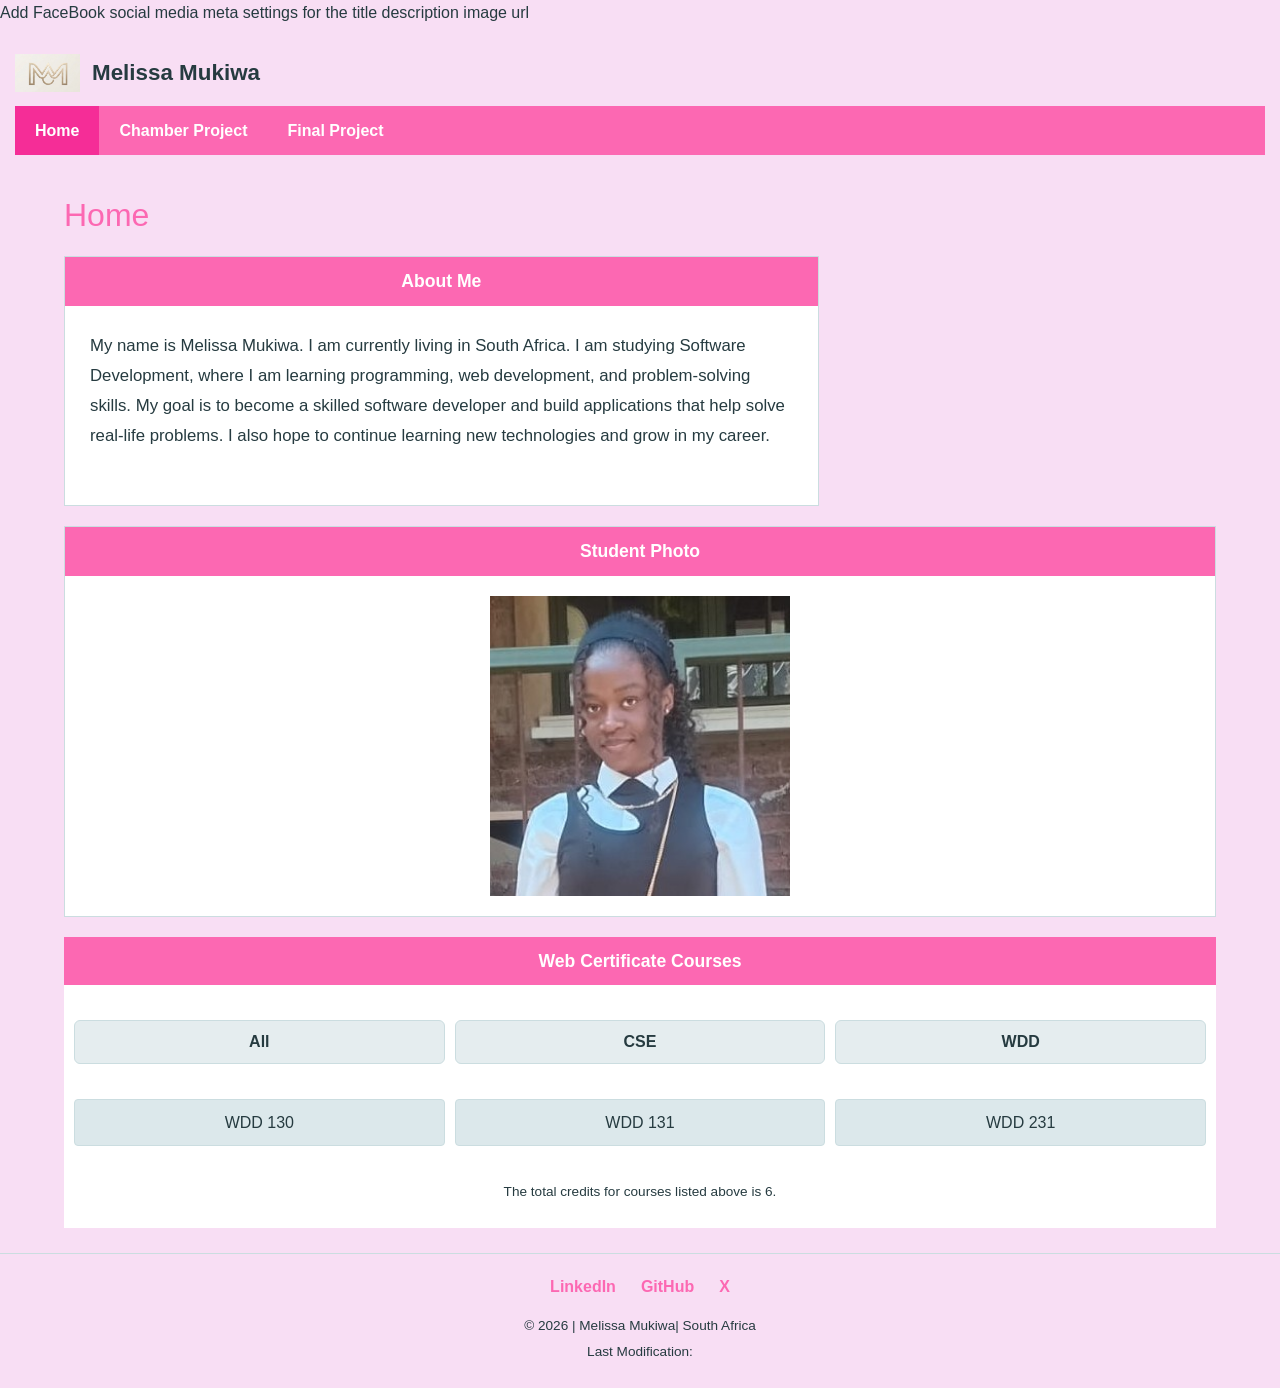
<file: index.html>
<!DOCTYPE html>
<html lang="en">
<head>
    <meta charset="UTF-8">
    <meta name="viewport" content="width=device-width, initial-scale=1.0">
    <title>WDD 231 - Web Fronted Development - Melissa</title>
    <meta name="description" content="Explore my student portfolio, learn about me, view my web development projects, and discover my progress in the Web and Computer Programming certificate.">
    <meta name="author" content="Melissa">
Add FaceBook social media meta settings for the
title
description
image
url    <link rel="stylesheet" href="styles/small.css">
    <link rel="stylesheet" href="styles/large.css">
    
    <link rel="preconnect" href="https://fonts.googleapis.com">
    <link rel="preconnect" href="https://fonts.gstatic.com" crossorigin>
    <link href="https://fonts.googleapis.com/css2?family=Montserrat:wght@600;700&family=Open+Sans:wght@400;600&display=swap" rel="stylesheet">


    <script src="scripts/main.js" defer></script>




</head>
<body>
    <header>
    <div class="header-container">
        <div class="logo">
            <img src="images/logo.jpg" alt="Site Logo">
            <span>Melissa Mukiwa</span>
        </div>

        <input type="checkbox" id="menu-toggle">

        <label for="menu-toggle" class="menu-button">
            ☰
        </label>

        <nav>
            <a href="index.html" class="active">Home</a>
            <a href="chamber.html">Chamber Project</a>
            <a href="final.html">Final Project</a>
        </nav>
    </div>
    </header>

    <main class="container">

        <h1>Home</h1>

        <section class="about-section">

            <div class="about-card">
                <h2>About Me</h2>
                    <p>My name is Melissa Mukiwa. I am currently living in South Africa. I am studying Software Development, where I am learning programming, web development, and problem-solving skills.
                    My goal is to become a skilled software developer and build applications that help solve real-life problems. I also hope to continue learning new technologies and grow in my career.</p>

            </div>
        </section>

        <section class="photo-section">  

            <div class="photo-card">
                <h2>Student Photo</h2>
                <img src="images/student.jpg" alt="Student photo">
            </div>

        </section>

        <section class="courses">
            <h2>Web Certificate Courses</h2>

            <div class="course-filters">
                <button>All</button>
                <button>CSE</button>
                <button>WDD</button>
            </div>

            <div class="course-list">
                <div class="course-card">WDD 130</div>
                <div class="course-card">WDD 131</div>
                <div class="course-card">WDD 231</div>
            </div>

            <p class="credits">
                The total credits for courses listed above is 6.
            </p>
        </section>

    </main>

    <footer>
        <div class="social-links">
            <a href="https://linkedin.com/in/melissamukiwa" target="_blank" rel="noopener noreferrer">LinkedIn</a>
            <a href="https://github.com/melissamukiwa" target="_blank" rel="noopener noreferrer">GitHub</a>
            <a href="https://twitter.com/melissamukiwa" target="_blank" rel="noopener noreferrer">X</a>
        </div>

        <p>&copy; 2026 | Melissa Mukiwa| South Africa</p>
        <p>Last Modification: <span id="lastModified"></span></p>
    </footer>
</body>
</html>
</file>
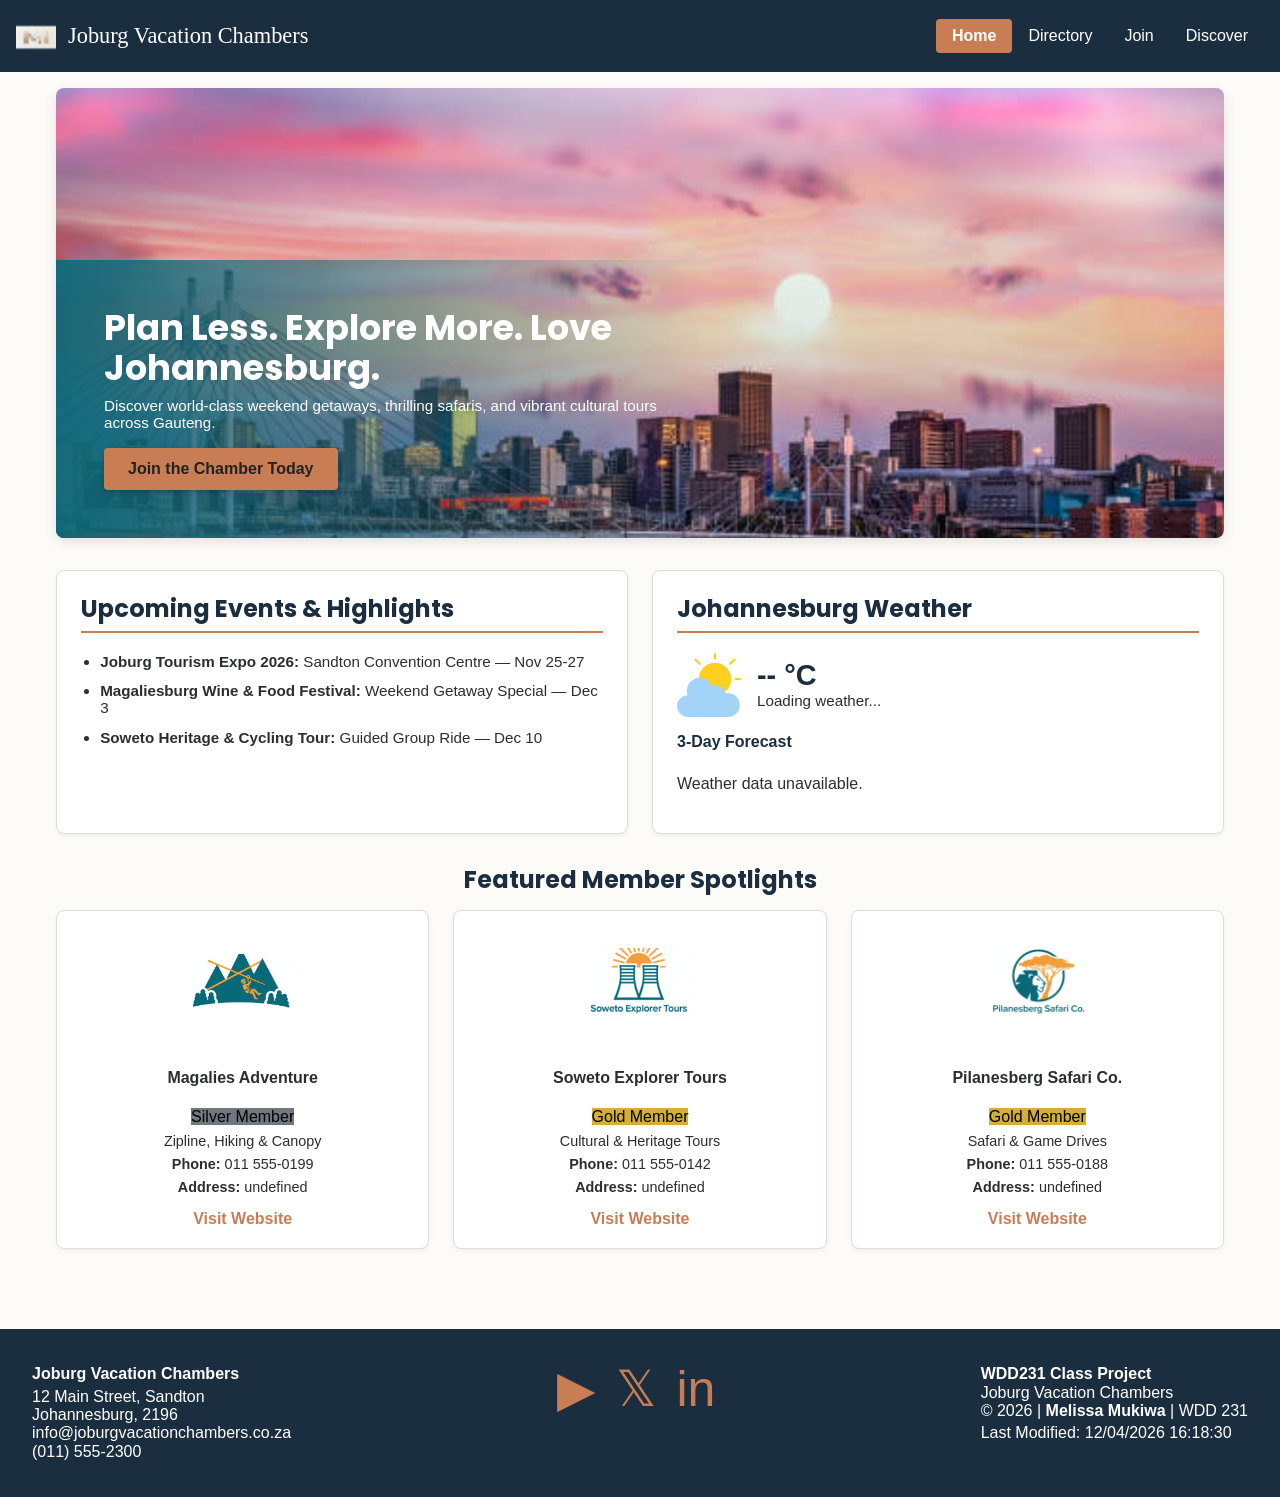
<file: chamber/index.html>
<!DOCTYPE html>
<html lang="en">
<head>
    <meta charset="UTF-8">
    <meta name="viewport" content="width=device-width, initial-scale=1.0">
    <title>Directory | Joburg Vacation Chambers</title>
    <meta name="description" content="Plan less, explore more! Book family trips, safaris & Soweto tours in Johannesburg with Joburg Vacation Chambers today." />    
    <meta name="author" content="Melissa Mukiwa">
    <link rel="icon" href="images/favicon.ico">

    <meta property="og:title" content="Joburg Vacation Chambers | Vacation Planning in Johannesburg" />
    <meta property="og:description" content="Plan less, explore more! Book family trips, safaris & Soweto tours in Johannesburg with Joburg Vacation Chambers today." />
    <meta property="og:url" content="https://www.joburgvacationchambers.co.za/" />
    <meta property="og:image" content="https://mukiwamelissa.github.io/wdd231/chamber/images/joburg-vacation-chambers-og.png" />

    <link rel="preconnect" href="https://fonts.googleapis.com">
    <link rel="preconnect" href="https://fonts.gstatic.com" crossorigin>
    <link href="https://fonts.googleapis.com/css2?family=Inter:wght@400;500;600&family=Poppins:wght@600;700&display=swap" rel="stylesheet">

    <link rel="stylesheet" href="styles/normalize.css">
    <link rel="stylesheet" href="styles/small.css">
    <link rel="stylesheet" href="styles/large.css">

    <script src="scripts/home.js" defer></script>
    <script src="scripts/dates.js" defer></script>
</head>

<body>

  <header>
    <div class="header-brand">
      <img src="images/favicon.ico" alt="Chamber Logo" class="logo">
      <p>Joburg Vacation Chambers</p>
    </div>

    <button id="hamburger-menu" aria-label="Toggle Navigation Menu">&#9776;</button>
    
    <nav id="primary-nav">
      <ul>
        <li><a href="index.html" class="active">Home</a></li>
        <li><a href="directory.html">Directory</a></li>
        <li><a href="join.html">Join</a></li>
        <li><a href="discover.html">Discover</a></li>
      </ul>
    </nav>
  </header>
  <main class="home-main">
    
    <section class="hero">
      <img src="images/hero-joburg.jpg" alt="Johannesburg Skyline and Safari Sunset" class="hero-image" width="1200" height="600">
      <div class="hero-content">
        <h1>Plan Less. Explore More. Love Johannesburg.</h1>
        <p>Discover world-class weekend getaways, thrilling safaris, and vibrant cultural tours across Gauteng.</p>
        <a href="join.html" class="cta-button">Join the Chamber Today</a>
      </div>
    </section>

    <div class="home-grid">
      
      <section class="card events-card">
        <h2>Upcoming Events & Highlights</h2>
        <ul>
          <li><strong>Joburg Tourism Expo 2026:</strong> Sandton Convention Centre — Nov 25-27</li>
          <li><strong>Magaliesburg Wine & Food Festival:</strong> Weekend Getaway Special — Dec 3</li>
          <li><strong>Soweto Heritage & Cycling Tour:</strong> Guided Group Ride — Dec 10</li>
        </ul>
      </section>

      <section class="card weather-card">
        <h2>Johannesburg Weather</h2>
        <div id="current-weather">
          <img id="weather-icon" src="images/weathericon.jpg" alt="Weather Icon">
          <div>
            <p id="temp-value">-- &deg;C</p>
            <p id="weather-desc">Loading weather...</p>
          </div>
        </div>
        <div class="forecast-container">
          <h3>3-Day Forecast</h3>
          <div id="forecast-list">
          </div>
        </div>
      </section>

    </div>

    <section class="spotlights-section">
      <h2>Featured Member Spotlights</h2>
      <div id="spotlights-container" class="spotlights-grid">
      </div>
    </section>

  </main>

  <footer>
    <div class="footer-contact">
        <p><strong>Joburg Vacation Chambers</strong></p>
        <p>12 Main Street, Sandton<br>Johannesburg, 2196<br>info@joburgvacationchambers.co.za<br>(011) 555-2300</p>
    </div>
    <div class="socials">
        <a href="https://www.youtube.com" title="YouTube">▶</a>
        <a href="https://twitter.com" title="Twitter">𝕏</a>
        <a href="https://www.linkedin.com" title="LinkedIn">in</a>
  </div>
    <div class="footer-dev">
        <p><b>WDD231 Class Project</b><br>Joburg Vacation Chambers<br> &copy; <span id="currentyear"></span> | <strong>Melissa Mukiwa</strong> | WDD 231</p>
        <p>Last Modified: <span id="lastModified"></span></p>
    </div>

  </footer>
</body>
</html>
</file>
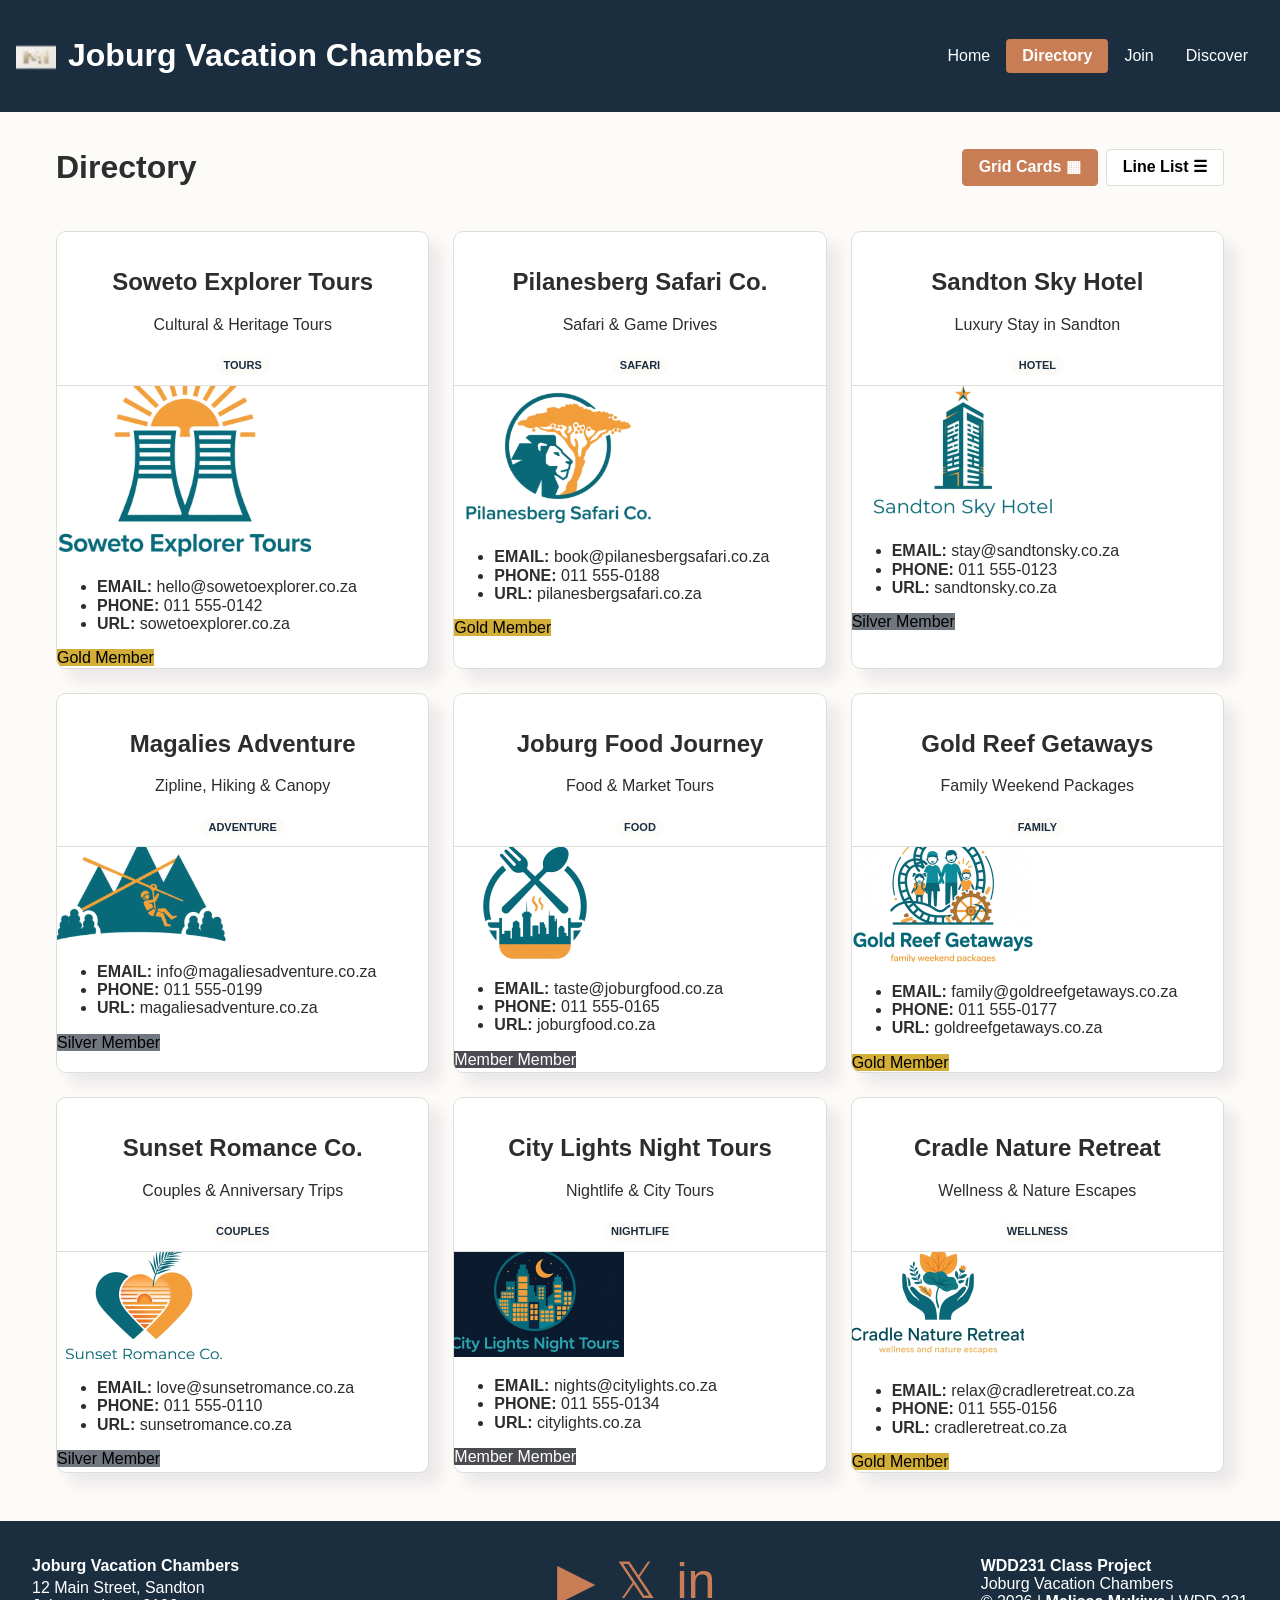
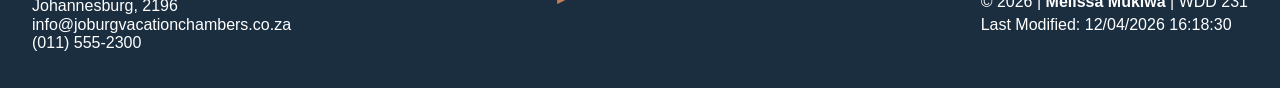
<file: chamber/directory.html>
<!DOCTYPE html>
<html lang="en">
<head>
    <meta charset="UTF-8">
    <meta name="viewport" content="width=device-width, initial-scale=1.0">
    <title>Directory | Joburg Vacation Chambers</title>
    <meta name="description" content="Plan less, explore more! Book family trips, safaris & Soweto tours in Johannesburg with Joburg Vacation Chambers today." />    
    <meta name="author" content="Melissa Mukiwa">
    <link rel="icon" href="images/favicon.ico">

    <meta property="og:title" content="Joburg Vacation Chambers | Vacation Planning in Johannesburg" />
    <meta property="og:description" content="Plan less, explore more! Book family trips, safaris & Soweto tours in Johannesburg with Joburg Vacation Chambers today." />
    <meta property="og:url" content="https://www.joburgvacationchambers.co.za/" />
    <meta property="og:image" content="https://mukiwamelissa.github.io/wdd231/chamber/images/joburg-vacation-chambers-og.png" />

    <link rel="preconnect" href="https://fonts.googleapis.com">
    <link rel="preconnect" href="https://fonts.gstatic.com" crossorigin>
    <link href="https://fonts.googleapis.com/css2?family=Inter:wght@400;500;600&family=Poppins:wght@600;700&display=swap" rel="stylesheet">

    <link rel="stylesheet" href="styles/normalize.css">
    <link rel="stylesheet" href="styles/small.css">
    <link rel="stylesheet" href="styles/large.css">

    <script src="scripts/directory.js" defer></script>
    <script src="scripts/dates.js" defer></script>
</head>
<body>

  <header>
    <div class="header-brand">
      <img src="images/favicon.ico" alt="Chamber Logo" class="logo">
      <h1>Joburg Vacation Chambers</h1>
    </div>
    <button id="hamburger-menu" aria-label="Toggle Navigation Menu">&#9776;</button>
    <nav id="primary-nav">
      <ul>
        <li><a href="index.html">Home</a></li>
        <li><a href="directory.html" class="active">Directory</a></li>
        <li><a href="join.html">Join</a></li>
        <li><a href="discover.html">Discover</a></li>
      </ul>
    </nav>
  </header>

  <main>
    <div class="directory-header">
      <h1>Directory</h1>
      <div class="view-toggle">
        <button id="grid-view" class="active-view" aria-label="Grid View">Grid Cards &#9638;</button>
        <button id="list-view" aria-label="List View">Line List &#9776;</button>
      </div>
    </div>

    <article id="members-container" class="grid-layout">
    </article>
  </main>

  <footer>
    <div class="footer-contact">
        <p><strong>Joburg Vacation Chambers</strong></p>
        <p>12 Main Street, Sandton<br>Johannesburg, 2196<br>info@joburgvacationchambers.co.za<br>(011) 555-2300</p>
    </div>
    <div class="socials">
        <a href="https://www.youtube.com" title="YouTube">▶</a>
        <a href="https://twitter.com" title="Twitter">𝕏</a>
        <a href="https://www.linkedin.com" title="LinkedIn">in</a>
  </div>
    <div class="footer-dev">
        <p><b>WDD231 Class Project</b><br>Joburg Vacation Chambers<br> &copy; <span id="currentyear"></span> | <strong>Melissa Mukiwa</strong> | WDD 231</p>
        <p>Last Modified: <span id="lastModified"></span></p>
    </div>
  </footer>

</body>
</html>
</file>
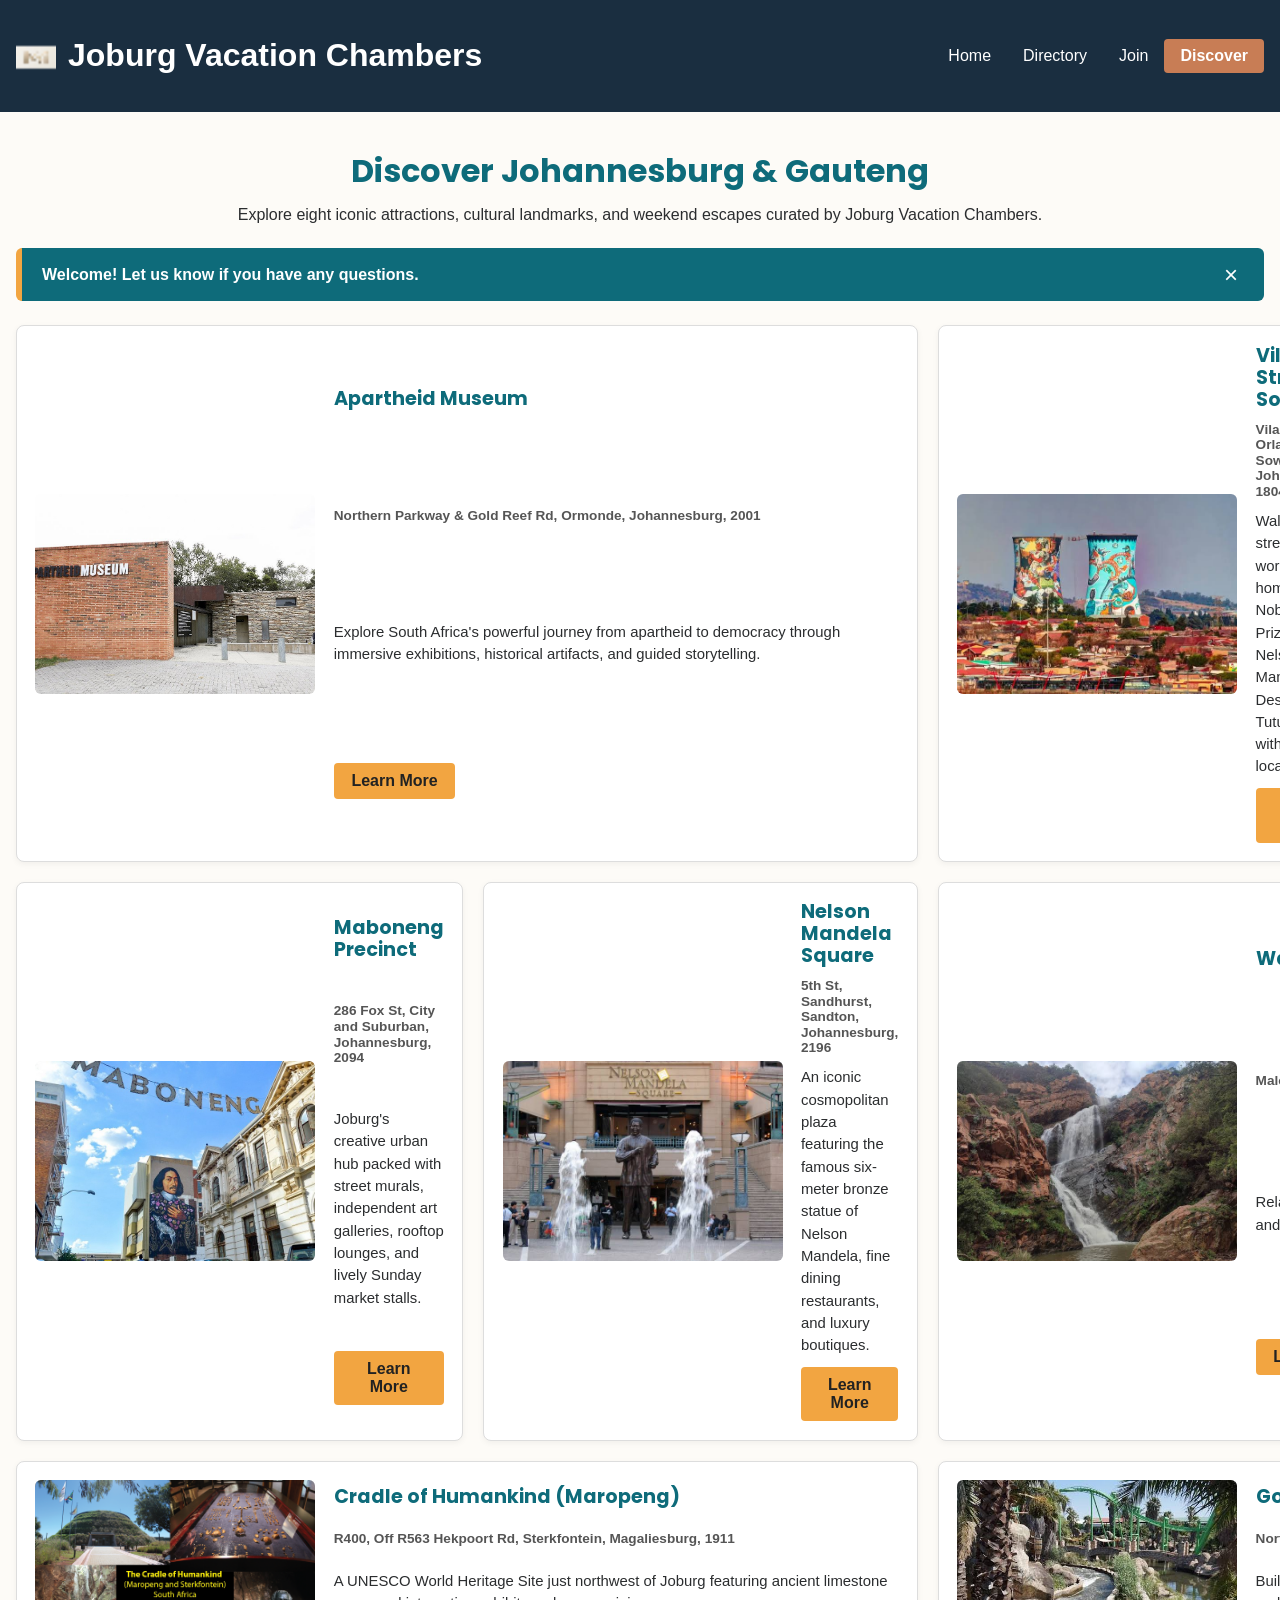
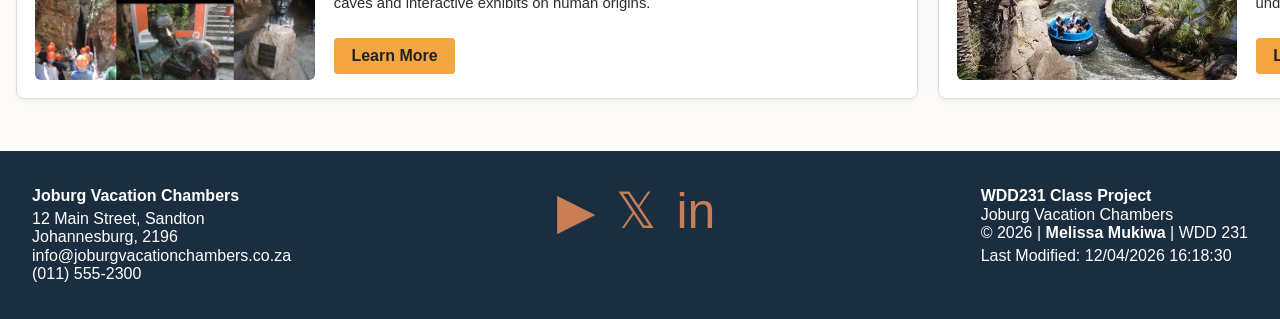
<file: chamber/discover.html>
<!DOCTYPE html>
<html lang="en">
<head>
  <meta charset="UTF-8">
  <meta name="viewport" content="width=device-width, initial-scale=1.0">
  <title>Joburg Vacation Chambers - Discover Johannesburg</title>
  <meta name="description" content="Discover 8 must-visit landmarks, cultural hubs, and weekend attractions in and around Johannesburg with Joburg Vacation Chambers.">
  <meta name="author" content="Your Full Name">

  <link rel="icon" href="images/favicon.ico">

  <meta property="og:title" content="Joburg Vacation Chambers | Vacation Planning in Johannesburg" />
  <meta property="og:description" content="Plan less, explore more! Book family trips, safaris & Soweto tours in Johannesburg with Joburg Vacation Chambers today." />
  <meta property="og:url" content="https://www.joburgvacationchambers.co.za/" />
  <meta property="og:image" content="https://mukiwamelissa.github.io/wdd231/chamber/images/joburg-vacation-chambers-og.png" />

  <link rel="preconnect" href="https://fonts.googleapis.com">
  <link rel="preconnect" href="https://fonts.gstatic.com" crossorigin>
  <link href="https://fonts.googleapis.com/css2?family=Inter:wght@400;500;600&family=Poppins:wght@600;700&display=swap" rel="stylesheet">

  <link rel="stylesheet" href="styles/normalize.css">
  <link rel="stylesheet" href="styles/small.css">
  <link rel="stylesheet" href="styles/medium.css">
  <link rel="stylesheet" href="styles/large.css">


  <script type="module" src="scripts/discover.js"></script>
  <script src="scripts/dates.js" defer></script>
</head>
<body>

  <header>
    <div class="header-brand">
      <img src="images/favicon.ico" alt="Chambers Logo" class="logo">
      <h1>Joburg Vacation Chambers</h1>
    </div>
    <button id="hamburger-menu" aria-label="Toggle Navigation Menu">&#9776;</button>
    <nav id="primary-nav">
      <ul>
        <li><a href="index.html">Home</a></li>
        <li><a href="directory.html">Directory</a></li>
        <li><a href="join.html">Join</a></li>
        <li><a href="discover.html" class="active">Discover</a></li>
      </ul>
    </nav>
  </header>

  <main class="discover-main">
    <div class="page-intro">
      <h1>Discover Johannesburg &amp; Gauteng</h1>
      <p>Explore eight iconic attractions, cultural landmarks, and weekend escapes curated by Joburg Vacation Chambers.</p>
    </div>

    <aside id="visit-banner" class="visit-banner" aria-live="polite">
      <p id="visit-message">Welcome</p>
      <button type="button" id="close-banner" aria-label="Dismiss message">&times;</button>
    </aside>

    <section id="discover-grid" class="discover-grid" aria-label="Johannesburg Points of Interest">
    </section>

    <dialog id="attraction-modal" class="membership-modal">
      <div class="modal-content">
        <button type="button" id="close-attraction-modal" class="close-modal" aria-label="Close Modal">&times;</button>
        <h3 id="modal-title">Joburg Vacation Chambers</h3>
        <p class="modal-cost"><strong>Location:</strong> <span id="modal-address"></span></p>
        <p id="modal-description"></p>
        <a href="join.html" class="cta-button">Partner With Us</a>
      </div>
    </dialog>
  </main>

  <footer>
    <div class="footer-contact">
        <p><strong>Joburg Vacation Chambers</strong></p>
        <p>12 Main Street, Sandton<br>Johannesburg, 2196<br>info@joburgvacationchambers.co.za<br>(011) 555-2300</p>
    </div>
    <div class="socials">
        <a href="https://www.youtube.com" title="YouTube">▶</a>
        <a href="https://twitter.com" title="Twitter">𝕏</a>
        <a href="https://www.linkedin.com" title="LinkedIn">in</a>
  </div>
    <div class="footer-dev">
        <p><b>WDD231 Class Project</b><br>Joburg Vacation Chambers<br> &copy; <span id="currentyear"></span> | <strong>Melissa Mukiwa</strong> | WDD 231</p>
        <p>Last Modified: <span id="lastModified"></span></p>
    </div>

  </footer>

</body>
</html>
</file>
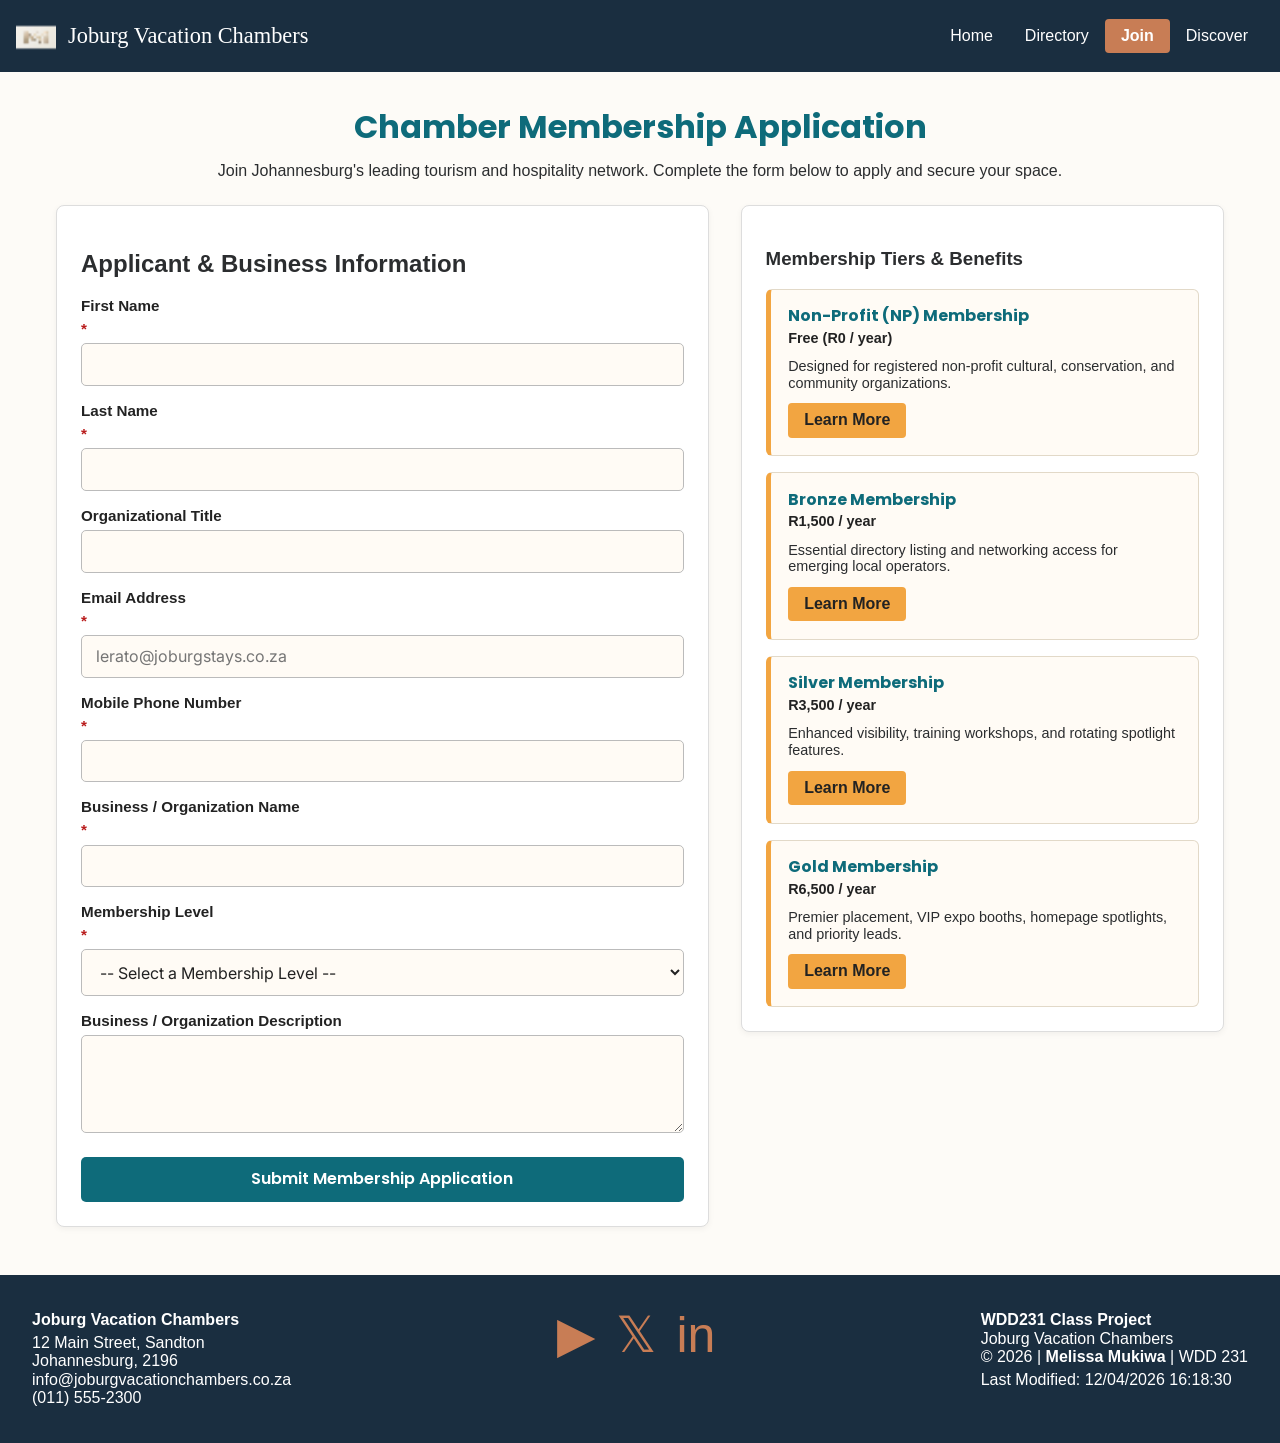
<file: chamber/join.html>
<!DOCTYPE html>
<html lang="en">
<head>
  <meta charset="UTF-8">
  <meta name="viewport" content="width=device-width, initial-scale=1.0">
  <title>Joburg Vacation Chambers - Join Us</title>
  <meta name="description" content="Apply for membership with our Chambers. Choose from Non-Profit, Bronze, Silver, or Gold membership tiers to grow your tourism business in Gauteng.">
  <meta name="author" content="Melissa Mukiwa">

  <link rel="icon" href="images/favicon.ico">

  <meta property="og:title" content="Joburg Vacation Chambers | Vacation Planning in Johannesburg" />
  <meta property="og:description" content="Plan less, explore more! Book family trips, safaris & Soweto tours in Johannesburg with Joburg Vacation Chambers today." />
  <meta property="og:url" content="https://www.joburgvacationchambers.co.za/" />
  <meta property="og:image" content="https://mukiwamelissa.github.io/wdd231/chamber/images/joburg-vacation-chambers-og.png" />

  <link rel="preconnect" href="https://fonts.googleapis.com">
  <link rel="preconnect" href="https://fonts.gstatic.com" crossorigin>
  <link href="https://fonts.googleapis.com/css2?family=Inter:wght@400;500;600&family=Poppins:wght@600;700&display=swap" rel="stylesheet">

  <link rel="stylesheet" href="styles/normalize.css">
  <link rel="stylesheet" href="styles/small.css">
  <link rel="stylesheet" href="styles/large.css">

  <script src="scripts/join.js" defer></script>
  <script src="scripts/dates.js" defer></script>
</head>

<body>

  <header>
    <div class="header-brand">
      <img src="images/favicon.ico" alt="Chamber Logo" class="logo">
      <p>Joburg Vacation Chambers</p>
    </div>

    <button id="hamburger-menu" aria-label="Toggle Navigation Menu">&#9776;</button>

    <nav id="primary-nav">
      <ul>
        <li><a href="index.html">Home</a></li>
        <li><a href="directory.html">Directory</a></li>
        <li><a href="join.html" class="active">Join</a></li>
        <li><a href="discover.html">Discover</a></li>
      </ul>
    </nav>
  </header>

  <main class="join-main">
    <div class="page-intro">
      <h1>Chamber Membership Application</h1>
      <p>Join Johannesburg's leading tourism and hospitality network. Complete the form below to apply and secure your space.</p>
    </div>

    <div class="join-layout">
      <section class="form-section">
        <h2>Applicant &amp; Business Information</h2>
        <form method="get" action="thankyou.html" class="chamber-form">
          
          <label title="Enter your legal first name">
            First Name <span class="req">*</span>
            <input type="text" name="firstName" title="Applicant's First Name" autocomplete="given-name" required>
          </label>

          <label title="Enter your legal last name">
            Last Name <span class="req">*</span>
            <input type="text" name="lastName" title="Applicant's Last Name" autocomplete="family-name" required>
          </label>

          <label title="Minimum 7 characters; letters, spaces, and hyphens only">
            Organizational Title
            <input type="text" name="orgTitle" title="Organizational Title (at least 7 characters using only letters, hyphens, and spaces)" autocomplete="organization-title" pattern="[A-Za-z\s\-]{7,}">
          </label>

          <label title="Enter a valid work or business email address">
            Email Address <span class="req">*</span>
            <input type="email" name="email" title="Business Email Address" autocomplete="email" placeholder="lerato@joburgstays.co.za" required>
          </label>

          <label title="Enter your mobile phone number">
            Mobile Phone Number <span class="req">*</span>
            <input type="tel" name="phone" title="Mobile Phone Number" autocomplete="tel" required>
          </label>

          <label title="Enter your business or organization name">
            Business / Organization Name <span class="req">*</span>
            <input type="text" name="orgName" title="Business or Organization Name" autocomplete="organization" required>
          </label>

          <label title="Choose your preferred chamber membership tier">
            Membership Level <span class="req">*</span>
            <select name="membership" title="Select Membership Level" required>
              <option value="" disabled selected>-- Select a Membership Level --</option>
              <option value="np">NP Membership (Non-Profit - No Fee)</option>
              <option value="bronze">Bronze Membership</option>
              <option value="silver">Silver Membership</option>
              <option value="gold">Gold Membership</option>
            </select>
          </label>

          <label title="Briefly describe your business, tours, or hospitality services">
            Business / Organization Description
            <textarea name="description" title="Business or Organization Description" rows="4"></textarea>
          </label>

          <!-- Hidden Timestamp Field -->
          <input type="hidden" name="timestamp" id="timestamp">

          <input type="submit" value="Submit Membership Application" class="submit-btn">
        </form>
      </section>

      <aside class="membership-cards-section">
        <h3>Membership Tiers &amp; Benefits</h3>
        <div class="membership-cards">
          
          <div class="tier-card card-anim-1">
            <h4>Non-Profit (NP) Membership</h4>
            <p class="tier-price">Free (R0 / year)</p>
            <p>Designed for registered non-profit cultural, conservation, and community organizations.</p>
            <button type="button" class="info-btn" data-modal="modal-np">Learn More</button>
          </div>

          <div class="tier-card card-anim-2">
            <h4>Bronze Membership</h4>
            <p class="tier-price">R1,500 / year</p>
            <p>Essential directory listing and networking access for emerging local operators.</p>
            <button type="button" class="info-btn" data-modal="modal-bronze">Learn More</button>
          </div>

          <div class="tier-card card-anim-3">
            <h4>Silver Membership</h4>
            <p class="tier-price">R3,500 / year</p>
            <p>Enhanced visibility, training workshops, and rotating spotlight features.</p>
            <button type="button" class="info-btn" data-modal="modal-silver">Learn More</button>
          </div>

          <div class="tier-card card-anim-4">
            <h4>Gold Membership</h4>
            <p class="tier-price">R6,500 / year</p>
            <p>Premier placement, VIP expo booths, homepage spotlights, and priority leads.</p>
            <button type="button" class="info-btn" data-modal="modal-gold">Learn More</button>
          </div>

        </div>
      </aside>
    </div>

    <!-- Modals for Membership Benefits -->
    <dialog id="modal-np" class="membership-modal">
      <div class="modal-content">
        <button type="button" class="close-modal" aria-label="Close Modal">&times;</button>
        <h3>Non-Profit (NP) Membership Benefits</h3>
        <p class="modal-cost">Annual Fee: <strong>R0 (Free for verified NPOs)</strong></p>
        <ul>
          <li>Standard listing in the Joburg Vacation Chambers online directory</li>
          <li>Invitations to quarterly community tourism &amp; heritage mixers</li>
          <li>Access to monthly Gauteng travel trend newsletters</li>
          <li>Ability to post community events on the chamber calendar</li>
        </ul>
      </div>
    </dialog>

    <dialog id="modal-bronze" class="membership-modal">
      <div class="modal-content">
        <button type="button" class="close-modal" aria-label="Close Modal">&times;</button>
        <h3>Bronze Membership Benefits</h3>
        <p class="modal-cost">Annual Fee: <strong>R1,500 / year</strong></p>
        <ul>
          <li>All Non-Profit Membership benefits included</li>
          <li>Enhanced directory card with logo, website link, and booking contact</li>
          <li>10% discount on Joburg Tourism Expo tickets and workshops</li>
          <li>Digital "Proud Member" badges for your website and social channels</li>
        </ul>
      </div>
    </dialog>

    <dialog id="modal-silver" class="membership-modal">
      <div class="modal-content">
        <button type="button" class="close-modal" aria-label="Close Modal">&times;</button>
        <h3>Silver Membership Benefits</h3>
        <p class="modal-cost">Annual Fee: <strong>R3,500 / year</strong></p>
        <ul>
          <li>All Bronze Membership benefits included</li>
          <li>Eligible for randomized Homepage Spotlight advertisements</li>
          <li>25% discount on annual tourism workshops and hospitality training</li>
          <li>Inclusion in seasonal travel guides (Family, Couples, and Safari itineraries)</li>
          <li>Two complimentary passes to quarterly networking luncheons</li>
        </ul>
      </div>
    </dialog>

    <dialog id="modal-gold" class="membership-modal">
      <div class="modal-content">
        <button type="button" class="close-modal" aria-label="Close Modal">&times;</button>
        <h3>Gold Membership Benefits</h3>
        <p class="modal-cost">Annual Fee: <strong>R6,500 / year</strong></p>
        <ul>
          <li>All Silver Membership benefits included</li>
          <li>Priority Homepage Spotlight placement &amp; featured package promotion</li>
          <li>Complimentary exhibition booth at the annual Joburg Tourism Expo</li>
          <li>50% discount on all staff hospitality &amp; digital marketing training</li>
          <li>Direct warm leads from the "Plan My Trip" custom itinerary builder</li>
        </ul>
      </div>
    </dialog>

  </main>

  <footer>
    <div class="footer-contact">
        <p><strong>Joburg Vacation Chambers</strong></p>
        <p>12 Main Street, Sandton<br>Johannesburg, 2196<br>info@joburgvacationchambers.co.za<br>(011) 555-2300</p>
    </div>
    <div class="socials">
        <a href="https://www.youtube.com" title="YouTube">▶</a>
        <a href="https://twitter.com" title="Twitter">𝕏</a>
        <a href="https://www.linkedin.com" title="LinkedIn">in</a>
  </div>
    <div class="footer-dev">
        <p><b>WDD231 Class Project</b><br>Joburg Vacation Chambers<br> &copy; <span id="currentyear"></span> | <strong>Melissa Mukiwa</strong> | WDD 231</p>
        <p>Last Modified: <span id="lastModified"></span></p>
    </div>

  </footer>

</body>
</html>
</file>
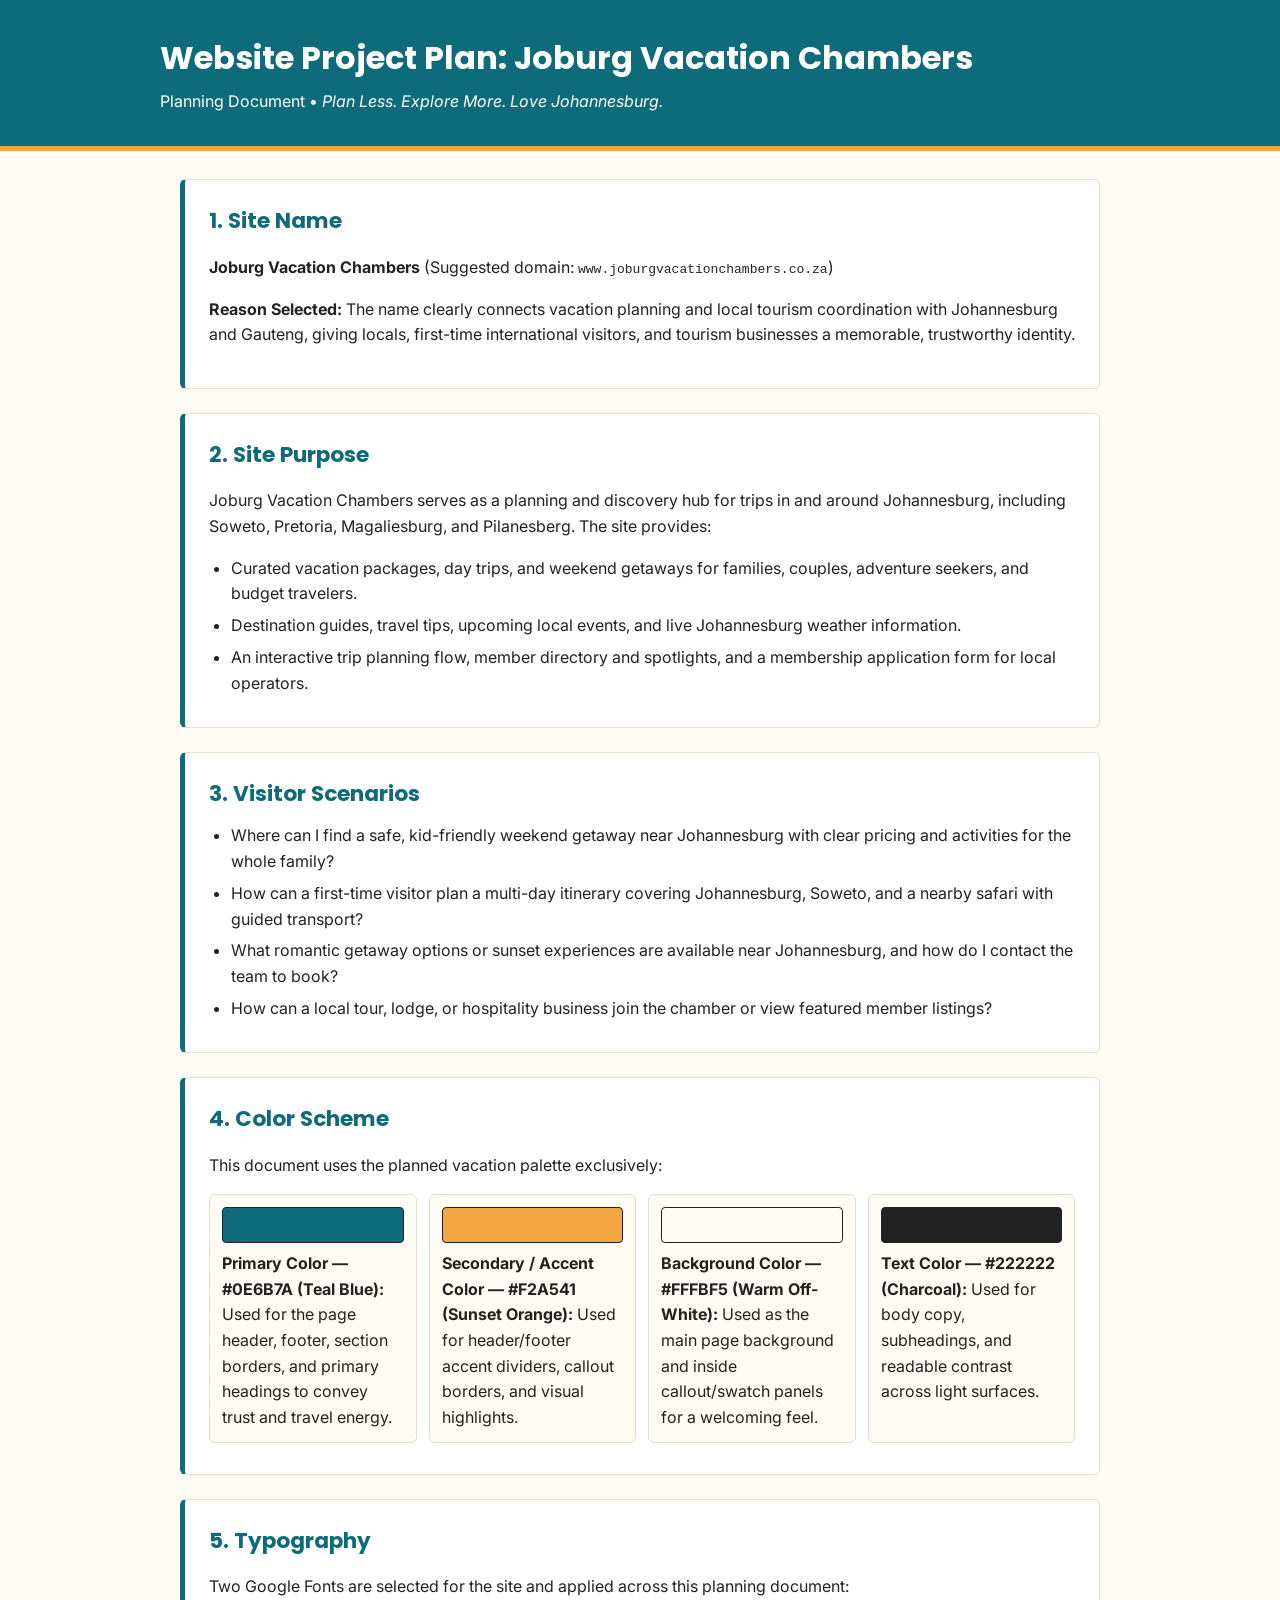
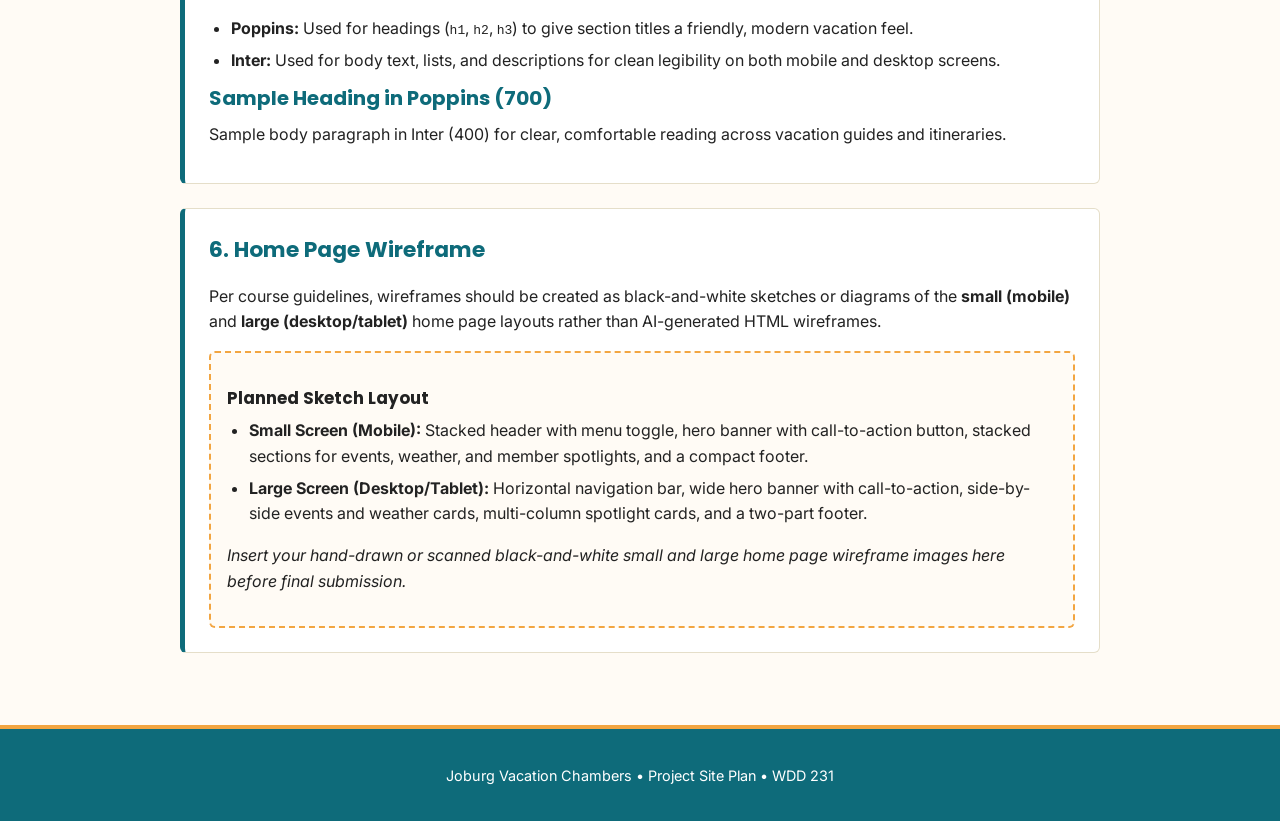
<file: chamber/site-plan.htm>
<!DOCTYPE html>
<html lang="en">
<head>
  <meta charset="UTF-8">
  <meta name="viewport" content="width=device-width, initial-scale=1.0">
  <title>Site Plan | Joburg Vacation Chambers</title>
  <meta name="description" content="Project site plan for Joburg Vacation Chambers outlining site name, purpose, visitor scenarios, color scheme, typography, and home page wireframes.">
  <meta name="author" content="Your Full Name">

  <!-- Google Fonts: Poppins & Inter -->
  <link rel="preconnect" href="https://fonts.googleapis.com">
  <link rel="preconnect" href="https://fonts.gstatic.com" crossorigin>
  <link href="https://fonts.googleapis.com/css2?family=Inter:wght@400;500;600&family=Poppins:wght@600;700&display=swap" rel="stylesheet">

  <style>
    /* Exclusive Site Plan Color Scheme & Typography */
    :root {
      --primary-teal: #0E6B7A;
      --accent-orange: #F2A541;
      --bg-warm: #FFFBF5;
      --surface-white: #FFFFFF;
      --text-charcoal: #222222;
      --border-soft: #E5DEC9;
      --heading-font: 'Poppins', sans-serif;
      --body-font: 'Inter', sans-serif;
    }

    * {
      box-sizing: border-box;
    }

    body {
      margin: 0;
      padding: 0;
      background-color: var(--bg-warm);
      color: var(--text-charcoal);
      font-family: var(--body-font);
      line-height: 1.6;
    }

    header {
      background-color: var(--primary-teal);
      color: var(--surface-white);
      padding: 2rem 1.25rem;
      border-bottom: 5px solid var(--accent-orange);
    }

    .container {
      max-width: 960px;
      margin: 0 auto;
    }

    header h1 {
      font-family: var(--heading-font);
      margin: 0 0 0.35rem 0;
      font-size: 2rem;
    }

    header p {
      margin: 0;
      font-size: 1rem;
    }

    main {
      padding: 1.75rem 1.25rem 3rem 1.25rem;
    }

    section {
      background-color: var(--surface-white);
      border: 1px solid var(--border-soft);
      border-left: 5px solid var(--primary-teal);
      border-radius: 6px;
      padding: 1.5rem;
      margin-bottom: 1.5rem;
    }

    section h2 {
      font-family: var(--heading-font);
      color: var(--primary-teal);
      margin: 0 0 0.75rem 0;
      font-size: 1.35rem;
    }

    section h3 {
      font-family: var(--heading-font);
      color: var(--text-charcoal);
      margin: 1rem 0 0.4rem 0;
      font-size: 1.05rem;
    }

    ul {
      margin: 0.4rem 0 0 0;
      padding-left: 1.35rem;
    }

    li {
      margin-bottom: 0.4rem;
    }

    .swatch-list {
      list-style: none;
      padding: 0;
      display: grid;
      grid-template-columns: repeat(auto-fit, minmax(200px, 1fr));
      gap: 0.75rem;
    }

    .swatch-item {
      border: 1px solid var(--border-soft);
      border-radius: 6px;
      padding: 0.75rem;
      background-color: var(--bg-warm);
    }

    .swatch-box {
      width: 100%;
      height: 36px;
      border-radius: 4px;
      border: 1px solid var(--text-charcoal);
      margin-bottom: 0.5rem;
    }

    .swatch-teal { background-color: var(--primary-teal); }
    .swatch-orange { background-color: var(--accent-orange); }
    .swatch-warm { background-color: var(--bg-warm); }
    .swatch-charcoal { background-color: var(--text-charcoal); }

    .sample-heading {
      font-family: var(--heading-font);
      color: var(--primary-teal);
      font-size: 1.25rem;
      font-weight: 700;
      margin: 0.5rem 0;
    }

    .sample-body {
      font-family: var(--body-font);
      color: var(--text-charcoal);
      font-size: 1rem;
      margin: 0.25rem 0 0.75rem 0;
    }

    .wireframe-note {
      background-color: var(--bg-warm);
      border: 2px dashed var(--accent-orange);
      border-radius: 6px;
      padding: 1rem;
      margin-top: 0.75rem;
    }

    footer {
      background-color: var(--primary-teal);
      color: var(--surface-white);
      text-align: center;
      padding: 1.25rem;
      border-top: 4px solid var(--accent-orange);
      font-size: 0.9rem;
    }
  </style>
</head>
<body>
  <header>
    <div class="container">
      <h1>Website Project Plan: Joburg Vacation Chambers</h1>
      <p>Planning Document &bull; <em>Plan Less. Explore More. Love Johannesburg.</em></p>
    </div>
  </header>

  <main class="container">
    <!-- 1. Site Name -->
    <section id="site-name">
      <h2>1. Site Name</h2>
      <p><strong>Joburg Vacation Chambers</strong> (Suggested domain: <code>www.joburgvacationchambers.co.za</code>)</p>
      <p><strong>Reason Selected:</strong> The name clearly connects vacation planning and local tourism coordination with Johannesburg and Gauteng, giving locals, first-time international visitors, and tourism businesses a memorable, trustworthy identity.</p>
    </section>

    <!-- 2. Site Purpose -->
    <section id="site-purpose">
      <h2>2. Site Purpose</h2>
      <p>Joburg Vacation Chambers serves as a planning and discovery hub for trips in and around Johannesburg, including Soweto, Pretoria, Magaliesburg, and Pilanesberg. The site provides:</p>
      <ul>
        <li>Curated vacation packages, day trips, and weekend getaways for families, couples, adventure seekers, and budget travelers.</li>
        <li>Destination guides, travel tips, upcoming local events, and live Johannesburg weather information.</li>
        <li>An interactive trip planning flow, member directory and spotlights, and a membership application form for local operators.</li>
      </ul>
    </section>

    <!-- 3. Scenarios -->
    <section id="scenarios">
      <h2>3. Visitor Scenarios</h2>
      <ul>
        <li>Where can I find a safe, kid-friendly weekend getaway near Johannesburg with clear pricing and activities for the whole family?</li>
        <li>How can a first-time visitor plan a multi-day itinerary covering Johannesburg, Soweto, and a nearby safari with guided transport?</li>
        <li>What romantic getaway options or sunset experiences are available near Johannesburg, and how do I contact the team to book?</li>
        <li>How can a local tour, lodge, or hospitality business join the chamber or view featured member listings?</li>
      </ul>
    </section>

    <!-- 4. Color Scheme -->
    <section id="color-scheme">
      <h2>4. Color Scheme</h2>
      <p>This document uses the planned vacation palette exclusively:</p>
      <ul class="swatch-list">
        <li class="swatch-item">
          <div class="swatch-box swatch-teal" aria-hidden="true"></div>
          <strong>Primary Color &mdash; #0E6B7A (Teal Blue):</strong> Used for the page header, footer, section borders, and primary headings to convey trust and travel energy.
        </li>
        <li class="swatch-item">
          <div class="swatch-box swatch-orange" aria-hidden="true"></div>
          <strong>Secondary / Accent Color &mdash; #F2A541 (Sunset Orange):</strong> Used for header/footer accent dividers, callout borders, and visual highlights.
        </li>
        <li class="swatch-item">
          <div class="swatch-box swatch-warm" aria-hidden="true"></div>
          <strong>Background Color &mdash; #FFFBF5 (Warm Off-White):</strong> Used as the main page background and inside callout/swatch panels for a welcoming feel.
        </li>
        <li class="swatch-item">
          <div class="swatch-box swatch-charcoal" aria-hidden="true"></div>
          <strong>Text Color &mdash; #222222 (Charcoal):</strong> Used for body copy, subheadings, and readable contrast across light surfaces.
        </li>
      </ul>
    </section>

    <!-- 5. Typography -->
    <section id="typography">
      <h2>5. Typography</h2>
      <p>Two Google Fonts are selected for the site and applied across this planning document:</p>
      <ul>
        <li><strong>Poppins:</strong> Used for headings (<code>h1</code>, <code>h2</code>, <code>h3</code>) to give section titles a friendly, modern vacation feel.</li>
        <li><strong>Inter:</strong> Used for body text, lists, and descriptions for clean legibility on both mobile and desktop screens.</li>
      </ul>
      <div class="sample-heading">Sample Heading in Poppins (700)</div>
      <p class="sample-body">Sample body paragraph in Inter (400) for clear, comfortable reading across vacation guides and itineraries.</p>
    </section>

    <section id="wireframe">
      <h2>6. Home Page Wireframe</h2>
      <p>Per course guidelines, wireframes should be created as black-and-white sketches or diagrams of the <strong>small (mobile)</strong> and <strong>large (desktop/tablet)</strong> home page layouts rather than AI-generated HTML wireframes.</p>
      <div class="wireframe-note">
        <h3>Planned Sketch Layout</h3>
        <ul>
          <li><strong>Small Screen (Mobile):</strong> Stacked header with menu toggle, hero banner with call-to-action button, stacked sections for events, weather, and member spotlights, and a compact footer.</li>
          <li><strong>Large Screen (Desktop/Tablet):</strong> Horizontal navigation bar, wide hero banner with call-to-action, side-by-side events and weather cards, multi-column spotlight cards, and a two-part footer.</li>
        </ul>
        <p><em>Insert your hand-drawn or scanned black-and-white small and large home page wireframe images here before final submission.</em></p>
      </div>
    </section>
  </main>

  <footer>
    <p>Joburg Vacation Chambers &bull; Project Site Plan &bull; WDD 231</p>
  </footer>
</body>
</html>
</file>
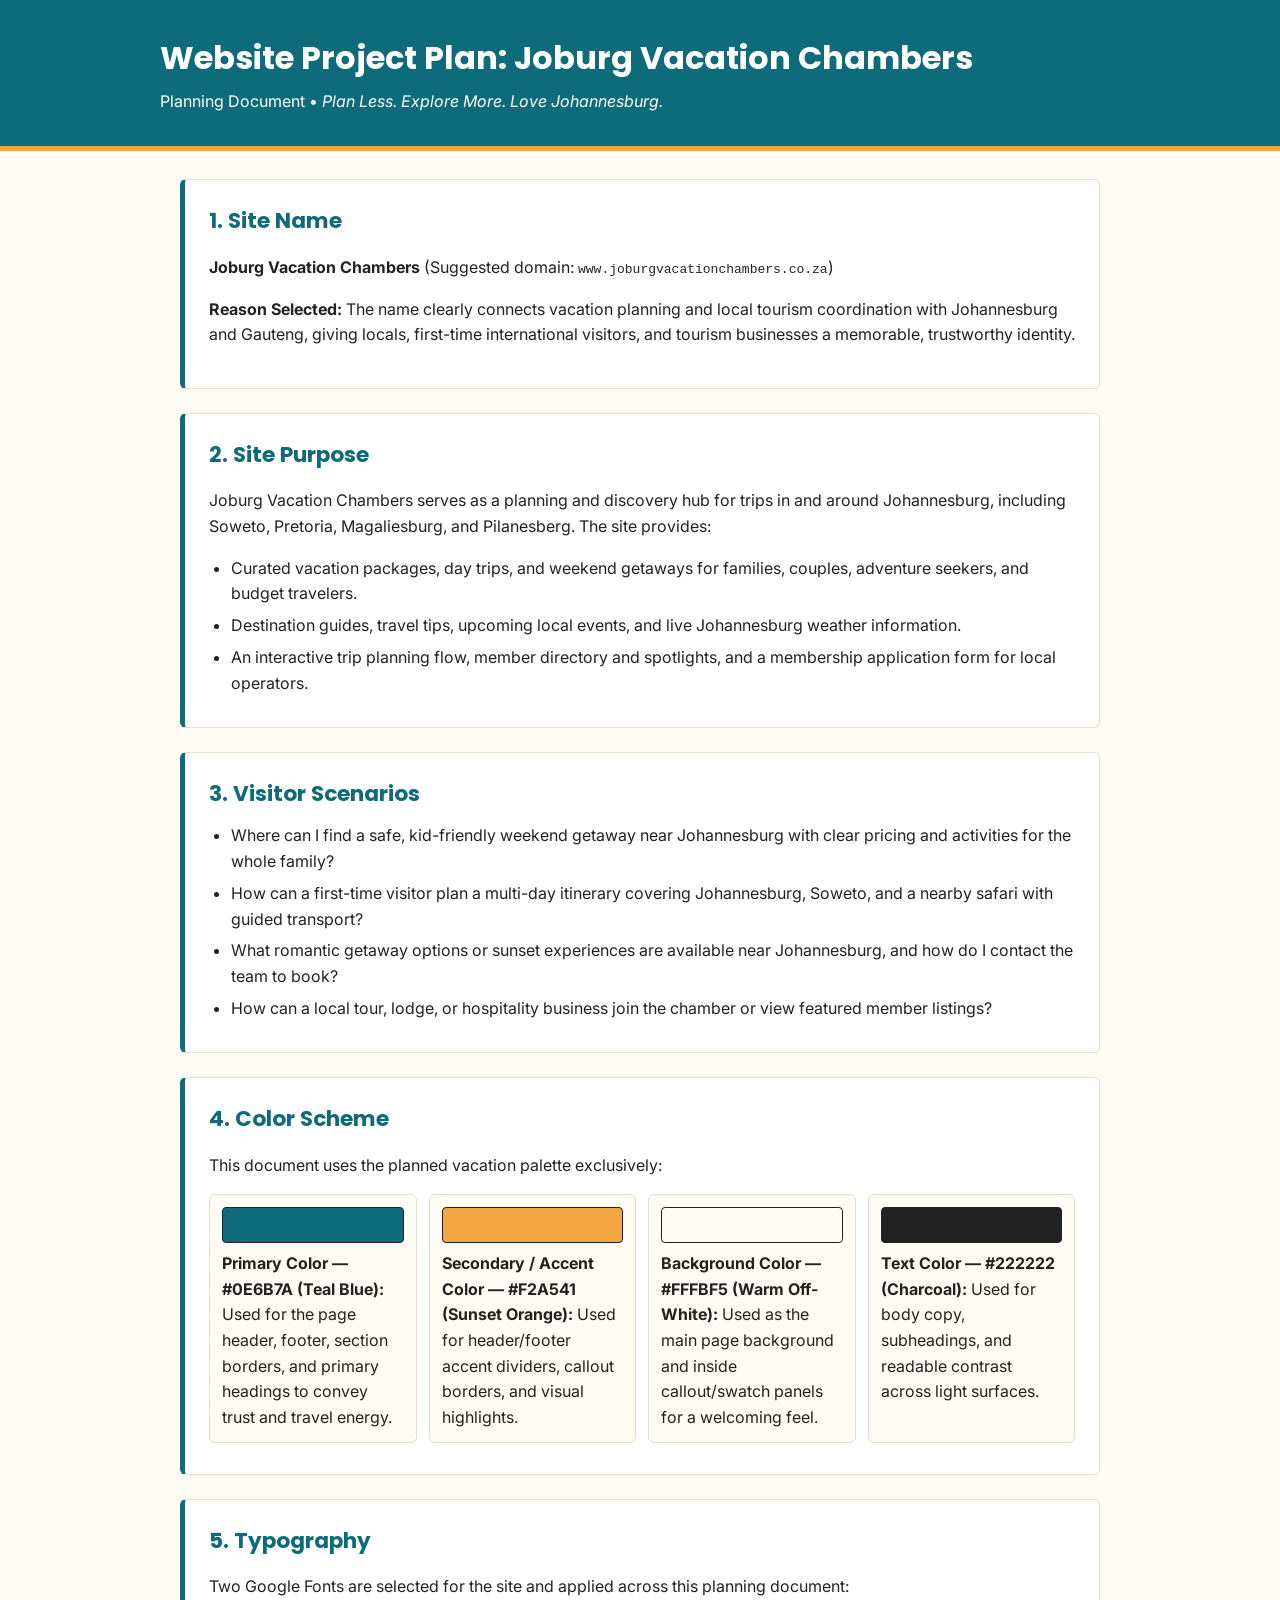
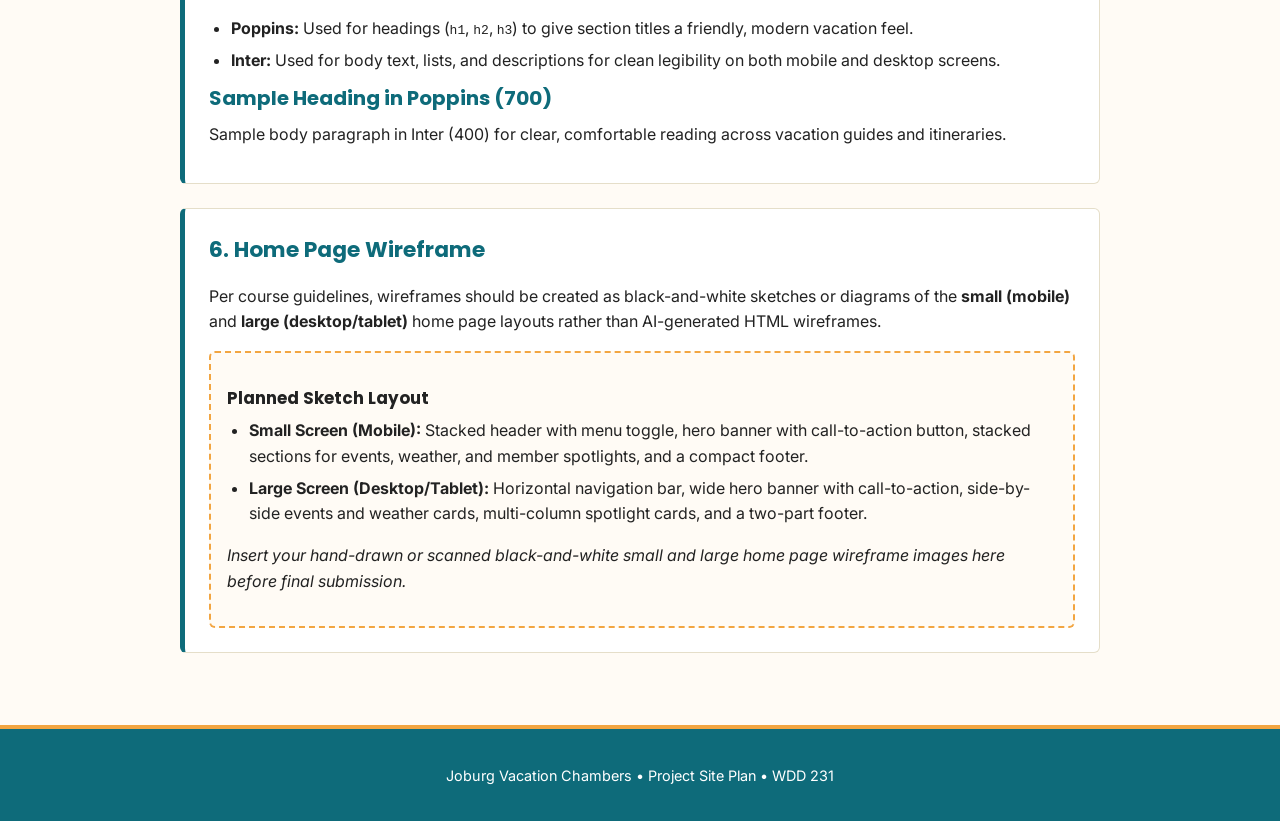
<file: chamber/site-plan.html>
<!DOCTYPE html>
<html lang="en">
<head>
  <meta charset="UTF-8">
  <meta name="viewport" content="width=device-width, initial-scale=1.0">
  <title>Site Plan | Joburg Vacation Chambers</title>
  <meta name="description" content="Project site plan for Joburg Vacation Chambers outlining site name, purpose, visitor scenarios, color scheme, typography, and home page wireframes.">
  <meta name="author" content="Your Full Name">

  <link rel="preconnect" href="https://fonts.googleapis.com">
  <link rel="preconnect" href="https://fonts.gstatic.com" crossorigin>
  <link href="https://fonts.googleapis.com/css2?family=Inter:wght@400;500;600&family=Poppins:wght@600;700&display=swap" rel="stylesheet">

  <style>
    :root {
      --primary-teal: #0E6B7A;
      --accent-orange: #F2A541;
      --bg-warm: #FFFBF5;
      --surface-white: #FFFFFF;
      --text-charcoal: #222222;
      --border-soft: #E5DEC9;
      --heading-font: 'Poppins', sans-serif;
      --body-font: 'Inter', sans-serif;
    }

    * {
      box-sizing: border-box;
    }

    body {
      margin: 0;
      padding: 0;
      background-color: var(--bg-warm);
      color: var(--text-charcoal);
      font-family: var(--body-font);
      line-height: 1.6;
    }

    header {
      background-color: var(--primary-teal);
      color: var(--surface-white);
      padding: 2rem 1.25rem;
      border-bottom: 5px solid var(--accent-orange);
    }

    .container {
      max-width: 960px;
      margin: 0 auto;
    }

    header h1 {
      font-family: var(--heading-font);
      margin: 0 0 0.35rem 0;
      font-size: 2rem;
    }

    header p {
      margin: 0;
      font-size: 1rem;
    }

    main {
      padding: 1.75rem 1.25rem 3rem 1.25rem;
    }

    section {
      background-color: var(--surface-white);
      border: 1px solid var(--border-soft);
      border-left: 5px solid var(--primary-teal);
      border-radius: 6px;
      padding: 1.5rem;
      margin-bottom: 1.5rem;
    }

    section h2 {
      font-family: var(--heading-font);
      color: var(--primary-teal);
      margin: 0 0 0.75rem 0;
      font-size: 1.35rem;
    }

    section h3 {
      font-family: var(--heading-font);
      color: var(--text-charcoal);
      margin: 1rem 0 0.4rem 0;
      font-size: 1.05rem;
    }

    ul {
      margin: 0.4rem 0 0 0;
      padding-left: 1.35rem;
    }

    li {
      margin-bottom: 0.4rem;
    }

    .swatch-list {
      list-style: none;
      padding: 0;
      display: grid;
      grid-template-columns: repeat(auto-fit, minmax(200px, 1fr));
      gap: 0.75rem;
    }

    .swatch-item {
      border: 1px solid var(--border-soft);
      border-radius: 6px;
      padding: 0.75rem;
      background-color: var(--bg-warm);
    }

    .swatch-box {
      width: 100%;
      height: 36px;
      border-radius: 4px;
      border: 1px solid var(--text-charcoal);
      margin-bottom: 0.5rem;
    }

    .swatch-teal { background-color: var(--primary-teal); }
    .swatch-orange { background-color: var(--accent-orange); }
    .swatch-warm { background-color: var(--bg-warm); }
    .swatch-charcoal { background-color: var(--text-charcoal); }

    .sample-heading {
      font-family: var(--heading-font);
      color: var(--primary-teal);
      font-size: 1.25rem;
      font-weight: 700;
      margin: 0.5rem 0;
    }

    .sample-body {
      font-family: var(--body-font);
      color: var(--text-charcoal);
      font-size: 1rem;
      margin: 0.25rem 0 0.75rem 0;
    }

    .wireframe-note {
      background-color: var(--bg-warm);
      border: 2px dashed var(--accent-orange);
      border-radius: 6px;
      padding: 1rem;
      margin-top: 0.75rem;
    }

    footer {
      background-color: var(--primary-teal);
      color: var(--surface-white);
      text-align: center;
      padding: 1.25rem;
      border-top: 4px solid var(--accent-orange);
      font-size: 0.9rem;
    }
  </style>
</head>
<body>
  <header>
    <div class="container">
      <h1>Website Project Plan: Joburg Vacation Chambers</h1>
      <p>Planning Document &bull; <em>Plan Less. Explore More. Love Johannesburg.</em></p>
    </div>
  </header>

  <main class="container">
    <section id="site-name">
      <h2>1. Site Name</h2>
      <p><strong>Joburg Vacation Chambers</strong> (Suggested domain: <code>www.joburgvacationchambers.co.za</code>)</p>
      <p><strong>Reason Selected:</strong> The name clearly connects vacation planning and local tourism coordination with Johannesburg and Gauteng, giving locals, first-time international visitors, and tourism businesses a memorable, trustworthy identity.</p>
    </section>

    <section id="site-purpose">
      <h2>2. Site Purpose</h2>
      <p>Joburg Vacation Chambers serves as a planning and discovery hub for trips in and around Johannesburg, including Soweto, Pretoria, Magaliesburg, and Pilanesberg. The site provides:</p>
      <ul>
        <li>Curated vacation packages, day trips, and weekend getaways for families, couples, adventure seekers, and budget travelers.</li>
        <li>Destination guides, travel tips, upcoming local events, and live Johannesburg weather information.</li>
        <li>An interactive trip planning flow, member directory and spotlights, and a membership application form for local operators.</li>
      </ul>
    </section>

    <section id="scenarios">
      <h2>3. Visitor Scenarios</h2>
      <ul>
        <li>Where can I find a safe, kid-friendly weekend getaway near Johannesburg with clear pricing and activities for the whole family?</li>
        <li>How can a first-time visitor plan a multi-day itinerary covering Johannesburg, Soweto, and a nearby safari with guided transport?</li>
        <li>What romantic getaway options or sunset experiences are available near Johannesburg, and how do I contact the team to book?</li>
        <li>How can a local tour, lodge, or hospitality business join the chamber or view featured member listings?</li>
      </ul>
    </section>

    <section id="color-scheme">
      <h2>4. Color Scheme</h2>
      <p>This document uses the planned vacation palette exclusively:</p>
      <ul class="swatch-list">
        <li class="swatch-item">
          <div class="swatch-box swatch-teal" aria-hidden="true"></div>
          <strong>Primary Color &mdash; #0E6B7A (Teal Blue):</strong> Used for the page header, footer, section borders, and primary headings to convey trust and travel energy.
        </li>
        <li class="swatch-item">
          <div class="swatch-box swatch-orange" aria-hidden="true"></div>
          <strong>Secondary / Accent Color &mdash; #F2A541 (Sunset Orange):</strong> Used for header/footer accent dividers, callout borders, and visual highlights.
        </li>
        <li class="swatch-item">
          <div class="swatch-box swatch-warm" aria-hidden="true"></div>
          <strong>Background Color &mdash; #FFFBF5 (Warm Off-White):</strong> Used as the main page background and inside callout/swatch panels for a welcoming feel.
        </li>
        <li class="swatch-item">
          <div class="swatch-box swatch-charcoal" aria-hidden="true"></div>
          <strong>Text Color &mdash; #222222 (Charcoal):</strong> Used for body copy, subheadings, and readable contrast across light surfaces.
        </li>
      </ul>
    </section>

    <section id="typography">
      <h2>5. Typography</h2>
      <p>Two Google Fonts are selected for the site and applied across this planning document:</p>
      <ul>
        <li><strong>Poppins:</strong> Used for headings (<code>h1</code>, <code>h2</code>, <code>h3</code>) to give section titles a friendly, modern vacation feel.</li>
        <li><strong>Inter:</strong> Used for body text, lists, and descriptions for clean legibility on both mobile and desktop screens.</li>
      </ul>
      <div class="sample-heading">Sample Heading in Poppins (700)</div>
      <p class="sample-body">Sample body paragraph in Inter (400) for clear, comfortable reading across vacation guides and itineraries.</p>
    </section>

    <section id="wireframe">
      <h2>6. Home Page Wireframe</h2>
      <p>Per course guidelines, wireframes should be created as black-and-white sketches or diagrams of the <strong>small (mobile)</strong> and <strong>large (desktop/tablet)</strong> home page layouts rather than AI-generated HTML wireframes.</p>
      <div class="wireframe-note">
        <h3>Planned Sketch Layout</h3>
        <ul>
          <li><strong>Small Screen (Mobile):</strong> Stacked header with menu toggle, hero banner with call-to-action button, stacked sections for events, weather, and member spotlights, and a compact footer.</li>
          <li><strong>Large Screen (Desktop/Tablet):</strong> Horizontal navigation bar, wide hero banner with call-to-action, side-by-side events and weather cards, multi-column spotlight cards, and a two-part footer.</li>
        </ul>
        <p><em>Insert your hand-drawn or scanned black-and-white small and large home page wireframe images here before final submission.</em></p>
      </div>
    </section>
  </main>

  <footer>
    <p>Joburg Vacation Chambers &bull; Project Site Plan &bull; WDD 231</p>
  </footer>
</body>
</html>
</file>
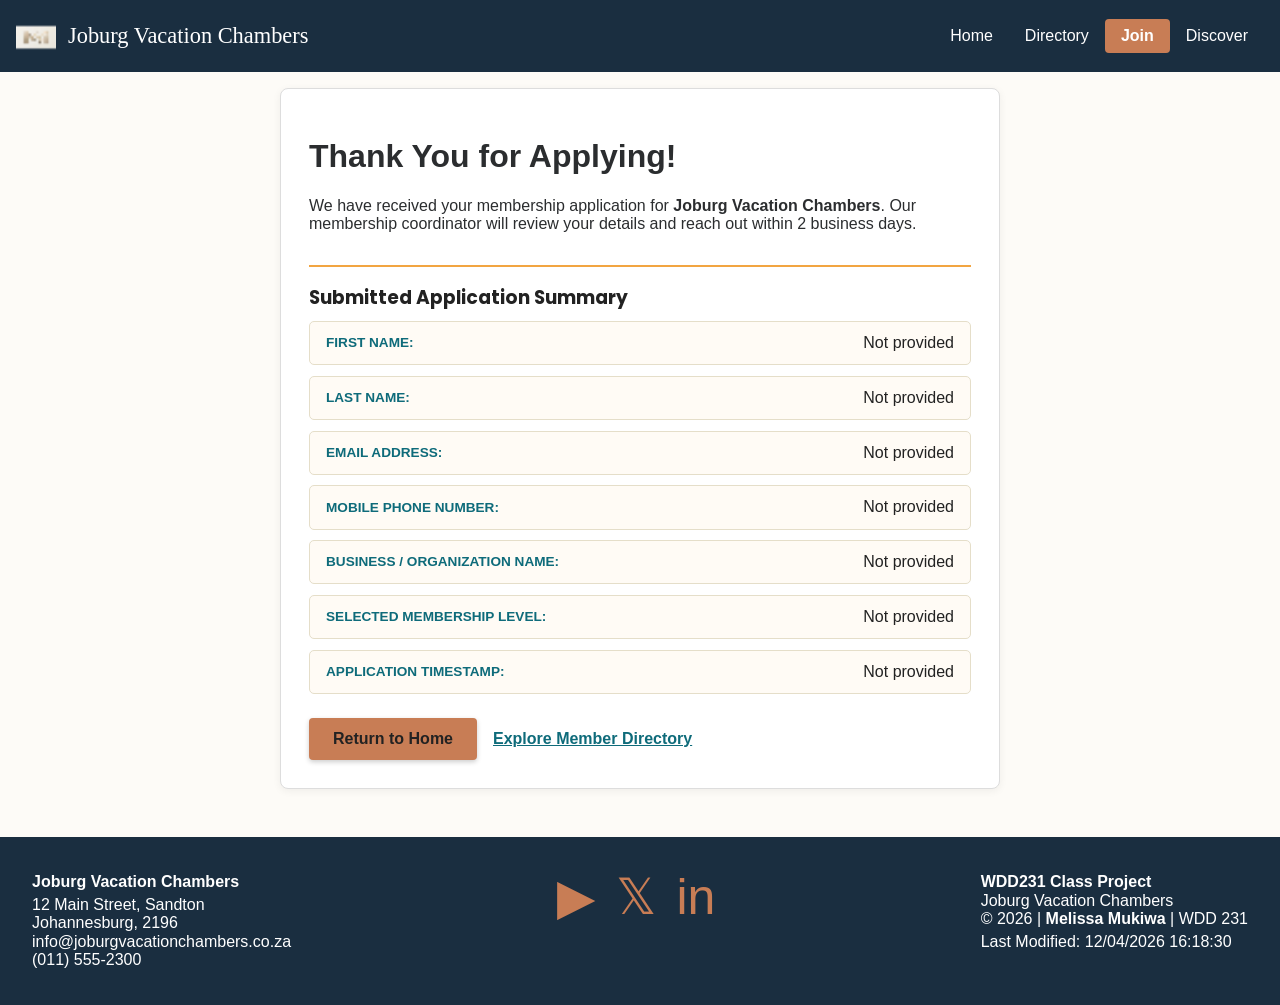
<file: chamber/thankyou.html>
<!DOCTYPE html>
<html lang="en">
<head>
  <meta charset="UTF-8">
  <meta name="viewport" content="width=device-width, initial-scale=1.0">
  <title>Joburg Vacation Chambers - Application Received</title>
  <meta name="description" content="Thank you for applying to join Joburg Vacation Chambers. Review your submitted membership application details below.">
  <meta name="author" content="Your Full Name">

  <link rel="icon" href="images/favicon.ico">

  <meta property="og:title" content="Joburg Vacation Chambers | Vacation Planning in Johannesburg" />
  <meta property="og:description" content="Plan less, explore more! Book family trips, safaris & Soweto tours in Johannesburg with Joburg Vacation Chambers today." />
  <meta property="og:url" content="https://www.joburgvacationchambers.co.za/" />
  <meta property="og:image" content="https://mukiwamelissa.github.io/wdd231/chamber/images/joburg-vacation-chambers-og.png" />

  <link rel="preconnect" href="https://fonts.googleapis.com">
  <link rel="preconnect" href="https://fonts.gstatic.com" crossorigin>
  <link href="https://fonts.googleapis.com/css2?family=Inter:wght@400;500;600&family=Poppins:wght@600;700&display=swap" rel="stylesheet">

  <link rel="stylesheet" href="styles/normalize.css">
  <link rel="stylesheet" href="styles/small.css">
  <link rel="stylesheet" href="styles/large.css">

  <script src="scripts/thankyou.js" defer></script>
  <script src="scripts/dates.js" defer></script>
</head>
<body>

  <header>
    <div class="header-brand">
      <img src="images/favicon.ico" alt="Chamber Logo" class="logo">
      <p>Joburg Vacation Chambers</p>
    </div>

    <button id="hamburger-menu" aria-label="Toggle Navigation Menu">&#9776;</button>
    
    <nav id="primary-nav">
      <ul>
        <li><a href="index.html">Home</a></li>
        <li><a href="directory.html">Directory</a></li>
        <li><a href="join.html" class="active">Join</a></li>
        <li><a href="discover.html">Discover</a></li>
      </ul>
    </nav>
  </header>

  <main class="thankyou-main">
    <section class="confirmation-card">
      <div class="confirmation-banner">
        <h1>Thank You for Applying!</h1>
        <p>We have received your membership application for <strong>Joburg Vacation Chambers</strong>. Our membership coordinator will review your details and reach out within 2 business days.</p>
      </div>

      <div class="submitted-details">
        <h3>Submitted Application Summary</h3>
        <dl id="results-list" class="details-grid">
        </dl>
      </div>

      <div class="confirmation-actions">
        <a href="index.html" class="cta-button">Return to Home</a>
        <a href="directory.html" class="secondary-link">Explore Member Directory</a>
      </div>
    </section>
  </main>

    <footer>
    <div class="footer-contact">
        <p><strong>Joburg Vacation Chambers</strong></p>
        <p>12 Main Street, Sandton<br>Johannesburg, 2196<br>info@joburgvacationchambers.co.za<br>(011) 555-2300</p>
    </div>
    <div class="socials">
        <a href="https://www.youtube.com" title="YouTube">▶</a>
        <a href="https://twitter.com" title="Twitter">𝕏</a>
        <a href="https://www.linkedin.com" title="LinkedIn">in</a>
  </div>
    <div class="footer-dev">
        <p><b>WDD231 Class Project</b><br>Joburg Vacation Chambers<br> &copy; <span id="currentyear"></span> | <strong>Melissa Mukiwa</strong> | WDD 231</p>
        <p>Last Modified: <span id="lastModified"></span></p>
    </div>

  </footer>

</body>
</html>
</file>
<file: styles/small.css>
:root {
    --primary-color: #fc68b2;
    --secondary-color: #f52d97;
    --background-color: #f8def4;
    --card-color: #ffffff;
    --text-color: #263b40;
    --border-color: #cbdde0;

}

* {
    margin: 0;
    padding: 0;
    box-sizing: border-box;
}

body {
    font-family: 'Roboto', sans-serif;
    background-color: var(--background-color);
    color: var(--text-color);
    line-height: 1.6;
}

img {
    max-width: 100%;
    height: auto;
    display: block;
}

a {
    text-decoration: none;
}

header {
    padding: 15px;
    background-color: var(--background-color);
}

.header-container {
    width: 100%;
    margin: 0 auto;
}

.logo {
    display: flex;
    align-items: center;
    gap: 12px;
    font-size: 1.4rem;
    font-weight: 600;
}

.logo img {
    width: 65px;
    height: 65px;
    object-fit: contain;
}

#menu-toggle {
    display: none;
}

.menu-button {
    display: block;
    background-color: var(--secondary-color);
    color: white;
    width: 50px;
    padding: 5px;
    text-align: center;
    font-size: 1.8rem;
    cursor: pointer;
    margin: 10px 0 10px auto;
    border-radius: 4px;
}

nav {
    display: none;
    flex-direction: column;
    background-color: var(--primary-color);
}

nav.show {
    display: flex;
}

#menu-toggle:checked ~ nav {
    display: flex;
}

nav a {
    color: white;
    padding: 15px;
    font-weight: 600;
    border-bottom: 1px solid rgba(255,255,255,0.15);
}

nav a:hover,
nav a.active {
    background-color: var(--secondary-color);
}

.container {
    width: 92%;
    margin: 20px auto;
}

h1 {
    font-size: 2rem;
    font-weight: 400;
    margin-bottom: 15px;
    color: var(--primary-color);
}

.about-section, .photo-section, .courses {
    display: grid;
    grid-template-columns: 1fr;
    gap: 20px;
    margin-bottom: 20px;
}

.about-card,
.photo-card {
    background-color: var(--card-color);
    border: 1px solid var(--border-color);
    min-width: 0;
}

.about-card h2,
.photo-card h2,
.courses > h2 {
    background-color: var(--primary-color);
    color: white;
    text-align: center;
    padding: 10px;
    font-size: 1.1rem;
}

.about-card p {
    padding: 20px;
    font-size: 1rem;
    line-height: 1.8;
}

.photo-card img {
    width: 75%;
    max-width: 300px;
    aspect-ratio: 1 / 1;
    object-fit: cover;
    margin: 20px auto;
}

.courses {
    margin-top: 20px;
    background-color: var(--card-color);
    padding-bottom: 15px;
}

.courses > h2 {
    margin-bottom: 15px;
}

.course-filters {
    display: grid;
    grid-template-columns: 1fr;
    gap: 10px;
    padding: 0 10px;
}

.course-filters button {
    padding: 12px;
    border: 1px solid var(--border-color);
    border-radius: 6px;
    background-color: #e5edef;
    color: var(--text-color);
    font-size: 1rem;
    font-weight: 600;
    cursor: pointer;
    transition: background-color 0.3s, color 0.3s;
}

.course-filters button:hover {
    background-color: var(--secondary-color);
    color: white;
}

.course-list {
    display: grid;
    grid-template-columns: 1fr;
    gap: 10px;
    padding: 15px 10px 5px;
}

.course-card {
    background-color: #dce8eb;
    padding: 10px;
    text-align: center;
    border-radius: 4px;
    font-weight: 500;
    border: 1px solid var(--border-color);
}

.credits {
    text-align: center;
    font-size: 0.85rem;
    padding: 10px;
}

footer {
    background-color: var(--background-color);
    text-align: center;
    padding: 20px 10px;
    margin-top: 25px;
    border-top: 1px solid var(--border-color);
}

.social-links {
    display: flex;
    justify-content: center;
    gap: 25px;
    margin-bottom: 15px;
}

.social-links a {
    color: var(--primary-color);
    font-weight: 700;
}

.social-links a:hover {
    color: var(--secondary-color);
}

footer p {
    font-size: 0.85rem;
    margin: 5px;
}
</file>
<file: styles/large.css>
@media screen and (min-width: 700px) {

    .header-container {
        display: flex;
        flex-wrap: wrap;
        align-items: center;
        justify-content: space-between;
    }

    .menu-button {
        display: none;
    }

    nav {
        display: flex;
        flex-direction: row;
        width: 100%;
    }

    nav a {
        padding: 12px 20px;
        border-bottom: none;
        transition: background-color 0.3s ease;
    }

    nav a:hover {
        background-color: var(--secondary-color);
    }

    .container {
        width: 90%;
        max-width: 1200px;
        margin: 20px auto;
    }

    .about-section {
        grid-template-columns: 2fr 1fr;
        gap: 20px;
        align-items: stretch;
    }

    .about-card,
    .photo-card {
        min-height: 250px;
    }

    .about-card p {
        padding: 25px;
        font-size: 1.05rem;
    }

    .photo-card img {
        width: 75%;
        max-width: 300px;
    }

    .course-filters {
        grid-template-columns: repeat(3, 1fr);
    }

    .course-list {
        grid-template-columns: repeat(3, 1fr);
    }
}

@media screen and (min-width: 1000px) {

    .container {
        width: 90%;
        max-width: 1200px;
    }

    .about-section {
        grid-template-columns: 2fr 1fr;
        gap: 20px;
        align-items: stretch;
    }

    nav a {
        padding: 12px 20px;
    }
}
</file>
<file: chamber/styles/small.css>
:root {
  --primary-color: #1A2E40;
  --secondary-color: #C87D55;
  --secondary-hover: #b06943;
  --background-color: #FDFBF7;
  --background-light: #FFFBF5;
  --text-dark: #2B2D2F;
  --text-muted: #5c6268;
  --border-color: #dddddd;
  --card-bg: #ffffff;

  --gold-badge: #D4AF37;
  --silver-badge: #70777F;
  --member-badge: #4A4C52;
  --font-heading: 'Cinzel', Georgia, serif;
  --font-body: 'Montserrat', -apple-system, BlinkMacSystemFont, sans-serif;
}

* {
  box-sizing: border-box;
}

body {
  font-family: var(--font-body);
  background-color: var(--background-color);
  color: var(--text-dark);
  margin: 0;
  padding: 0;
}

/* Header & Navigation */
header {
  background-color: var(--primary-color);
  color: #ffffff;
  padding: 1rem;
  display: flex;
  justify-content: space-between;
  align-items: center;
  flex-wrap: wrap;
}

.header-brand {
  display: flex;
  align-items: center;
  gap: 0.75rem;
}

.header-brand .logo {
  width: 40px;
  height: 40px;
}

.header-brand p {
  font-size: 1.4rem;
  font-family: var(--font-heading);
  margin: 0;
}

#hamburger-menu {
  background: none;
  border: none;
  color: #ffffff;
  font-size: 1.8rem;
  cursor: pointer;
}

nav {
  width: 100%;
  display: none;
}

nav.open {
  display: block;
}

nav ul {
  list-style: none;
  padding: 0;
  margin: 1rem 0 0 0;
}

nav ul li a {
  display: block;
  padding: 0.75rem;
  color: #ffffff;
  text-decoration: none;
  border-top: 1px solid rgba(255, 255, 255, 0.2);
}

nav ul li a:hover,
nav ul li a.active {
  background-color: var(--secondary-color);
  font-weight: bold;
}

/* Main & Shared Layouts */
main,
.join-main,
.thankyou-main {
  max-width: 1200px;
  margin: 0 auto;
  padding: 1rem;
}

.discover-main {
  max-width: 1280px;
  margin: 0 auto;
  padding: 1.25rem 1rem;
}

.page-intro {
  text-align: center;
  margin-bottom: 1.5rem;
}

.page-intro h1 {
  font-family: 'Poppins', var(--font-heading), sans-serif;
  color: #0E6B7A;
  margin-bottom: 0.4rem;
}

/* Directory & Member Cards */
.directory-header {
  display: flex;
  flex-direction: column;
  align-items: center;
  gap: 1rem;
  margin-bottom: 1.5rem;
}

.view-toggle {
  display: flex;
  gap: 0.5rem;
}

.view-toggle button {
  padding: 0.5rem 1rem;
  background-color: var(--card-bg);
  border: 1px solid var(--border-color);
  border-radius: 4px;
  cursor: pointer;
  font-weight: bold;
}

.view-toggle button.active-view {
  background-color: var(--secondary-color);
  color: #ffffff;
  border-color: var(--secondary-color);
}

.grid-layout {
  display: grid;
  grid-template-columns: 1fr;
  gap: 1.5rem;
}

#member-container.grid-layout {
  display: grid;
  grid-template-columns: repeat(3, 1fr);
  gap: 18px;
}

#member-container.list-layout {
  display: flex;
  flex-direction: column;
  gap: 20px;
}

.list-layout .member-card img,
.list-layout .member-card .description {
  display: none;
}

.member-card {
  background: var(--card-bg);
  border-radius: 10px;
  overflow: hidden;
  box-shadow: 12px 12px 15px rgba(16, 0, 79, 0.08);
  border: 1px solid var(--border-color);
}

.member-card-top {
  text-align: center;
  padding: 16px 12px 10px;
  border-bottom: 1px solid var(--border-color);
}

#member.grid-layout .member-card {
  display: flex;
  align-items: center;
}

#member.list-layout .member-card-top {
  border: 2px solid var(--border-color);
  text-align: left;
  min-width: 210px;
}

#member.list-layout .member-card-body {
  flex: 1;
}

.card-top h2 {
  font-family: var(--font-body);
  font-size: 17px;
}

.card-top p {
  font-size: 13px;
  color: #666;
}

.card-body {
  display: flex;
  gap: 14px;
  padding: 14px;
}

.card-body img {
  width: 90px;
  height: 90px;
  object-fit: cover;
  border-radius: 6px;
  background: #fff;
  flex-shrink: 0;
}

.card-body ul {
  list-style: none;
  font-size: 12.5px;
  line-height: 1.7;
}

.card-body b {
  color: var(--primary-color);
}

.card .badge {
  display: inline-block;
  padding: 0.25rem 0.5rem;
  font-size: 0.8rem;
  font-weight: bold;
  border-radius: 4px;
  margin-bottom: 0.5rem;
}

.badge-gold {
  background-color: var(--gold-badge);
  color: #000;
}

.badge-silver {
  background-color: var(--silver-badge);
  color: #000;
}

.badge-member {
  background-color: var(--member-badge);
  color: #fff;
}

.tag {
  display: inline-block;
  background: var(--background-color);
  color: var(--primary-color);
  font-size: 11px;
  padding: 3px 8px;
  border-radius: 20px;
  margin-top: 6px;
  font-weight: 600;
}

/* Home Page: Hero, Grid & Spotlights */
.hero {
  position: relative;
  width: 100%;
  margin-bottom: 2rem;
  border-radius: 8px;
  overflow: hidden;
  box-shadow: 0 4px 12px rgba(0, 0, 0, 0.1);
}

.hero-image {
  width: 100%;
  height: 320px;
  object-fit: cover;
  display: block;
}

.hero-content {
  position: absolute;
  bottom: 0;
  left: 0;
  right: 0;
  background: linear-gradient(to top, rgba(14, 107, 122, 0.9), transparent);
  color: #ffffff;
  padding: 2rem 1.5rem 1.5rem 1.5rem;
  text-align: center;
}

.hero-content h1 {
  font-family: 'Poppins', sans-serif;
  font-size: 1.5rem;
  margin: 0 0 0.5rem 0;
}

.hero-content p {
  font-size: 0.95rem;
  margin: 0 0 1rem 0;
}

.cta-button {
  display: inline-block;
  background-color: var(--secondary-color);
  color: #222222;
  font-weight: 700;
  padding: 0.75rem 1.5rem;
  border-radius: 4px;
  text-decoration: none;
  box-shadow: 0 2px 5px rgba(0, 0, 0, 0.2);
  transition: background-color 0.2s ease;
}

.cta-button:hover {
  background-color: var(--secondary-hover);
}

.home-grid {
  display: grid;
  grid-template-columns: 1fr;
  gap: 1.5rem;
  margin-bottom: 2rem;
}

.card {
  background-color: var(--card-bg);
  border: 1px solid var(--border-color);
  border-radius: 8px;
  padding: 1.5rem;
  box-shadow: 0 2px 5px rgba(0, 0, 0, 0.05);
}

.card h2 {
  margin-top: 0;
  color: var(--primary-color);
  font-family: 'Poppins', sans-serif;
  border-bottom: 2px solid var(--secondary-color);
  padding-bottom: 0.5rem;
}

.events-card ul {
  padding-left: 1.2rem;
  margin: 0.5rem 0;
}

.events-card li {
  margin-bottom: 0.75rem;
  font-size: 0.95rem;
}

#current-weather {
  display: flex;
  align-items: center;
  gap: 1rem;
  margin-bottom: 1rem;
}

#current-weather img {
  width: 64px;
  height: 64px;
}

#temp-value {
  font-size: 1.8rem;
  font-weight: bold;
  margin: 0;
  color: var(--primary-color);
}

#weather-desc {
  margin: 0;
  font-size: 0.95rem;
}

.forecast-container h3 {
  margin: 1rem 0 0.5rem 0;
  font-size: 1rem;
  color: var(--primary-color);
}

#forecast-list {
  display: flex;
  justify-content: space-between;
  gap: 0.5rem;
}

.forecast-item {
  background-color: var(--background-light);
  border: 1px solid var(--border-color);
  border-radius: 6px;
  padding: 0.5rem;
  text-align: center;
  flex: 1;
  display: flex;
  flex-direction: column;
  align-items: center;
  font-size: 0.85rem;
}

.forecast-item img {
  width: 36px;
  height: 36px;
}

.spotlights-section {
  margin-bottom: 2rem;
}

.spotlights-section > h2 {
  text-align: center;
  color: var(--primary-color);
  font-family: 'Poppins', sans-serif;
  margin-bottom: 1rem;
}

.spotlights-grid {
  display: grid;
  grid-template-columns: 1fr;
  gap: 1.5rem;
}

.spotlight-card {
  background-color: var(--card-bg);
  border: 1px solid var(--border-color);
  border-radius: 8px;
  padding: 1.25rem;
  text-align: center;
  box-shadow: 0 2px 5px rgba(0, 0, 0, 0.05);
}

.spotlight-card img {
  width: 100px;
  height: 100px;
  object-fit: contain;
  margin-bottom: 0.75rem;
}

.spotlight-card h3 {
  margin: 0.5rem 0;
  color: var(--primary-color);
}

.spotlight-card p {
  font-size: 0.9rem;
  margin: 0.4rem 0;
}

.spotlight-card a {
  display: inline-block;
  margin-top: 0.5rem;
  color: var(--secondary-color);
  font-weight: 600;
  text-decoration: none;
}

/* Join & Confirmation Pages */
.join-layout {
  display: grid;
  grid-template-columns: 1fr;
  gap: 2rem;
}

.form-section,
.membership-cards-section {
  background-color: #ffffff;
  border: 1px solid #dddddd;
  border-radius: 8px;
  padding: 1.5rem;
  box-shadow: 0 2px 6px rgba(0, 0, 0, 0.05);
}

.form-section h1,
.membership-cards-section h2 {
  font-family: 'Poppins', sans-serif;
  color: #0E6B7A;
  margin-top: 0;
  border-bottom: 2px solid #F2A541;
  padding-bottom: 0.5rem;
}

.chamber-form {
  display: flex;
  flex-direction: column;
  gap: 1rem;
}

.chamber-form label {
  display: flex;
  flex-direction: column;
  font-weight: 600;
  font-size: 0.95rem;
  color: #222222;
  gap: 0.35rem;
}

.chamber-form .req {
  color: #b91c1c;
}

.chamber-form input[type="text"],
.chamber-form input[type="email"],
.chamber-form input[type="tel"],
.chamber-form select,
.chamber-form textarea {
  padding: 0.7rem 0.85rem;
  border: 1px solid #bbbbbb;
  border-radius: 5px;
  font-family: 'Inter', sans-serif;
  font-size: 1rem;
  background-color: #FFFBF5;
  color: #222222;
}

.chamber-form input:focus,
.chamber-form select:focus,
.chamber-form textarea:focus {
  outline: 3px solid rgba(14, 107, 122, 0.3);
  border-color: #0E6B7A;
}

.chamber-form input:required:valid {
  border-left: 4px solid #0E6B7A;
}

.submit-btn {
  margin-top: 0.5rem;
  padding: 0.85rem 1.25rem;
  background-color: #0E6B7A;
  color: #ffffff;
  font-family: 'Poppins', sans-serif;
  font-weight: 600;
  font-size: 1rem;
  border: none;
  border-radius: 5px;
  cursor: pointer;
  transition: background-color 0.2s ease;
}

.submit-btn:hover,
.submit-btn:focus {
  background-color: #094c57;
}

.membership-cards {
  display: flex;
  flex-direction: column;
  gap: 1rem;
}

@keyframes cardFadeSlideIn {
  0% {
    opacity: 0;
    transform: translateY(18px);
    background-color: #fff3e0;
  }
  100% {
    opacity: 1;
    transform: translateY(0);
    background-color: #FFFBF5;
  }
}

.tier-card {
  background-color: #FFFBF5;
  border: 1px solid #e2d9c8;
  border-left: 5px solid #F2A541;
  border-radius: 6px;
  padding: 1.1rem;
  opacity: 0;
  animation: cardFadeSlideIn 0.7s ease-out forwards;
}

.card-anim-1 { animation-delay: 0.1s; }
.card-anim-2 { animation-delay: 0.25s; }
.card-anim-3 { animation-delay: 0.4s; }
.card-anim-4 { animation-delay: 0.55s; }

.tier-card h4 {
  font-family: 'Poppins', sans-serif;
  color: #0E6B7A;
  margin: 0 0 0.25rem 0;
}

.tier-price {
  font-weight: 700;
  color: #222222;
  margin: 0 0 0.4rem 0;
  font-size: 0.95rem;
}

.tier-card p {
  font-size: 0.9rem;
  margin: 0 0 0.75rem 0;
}

.info-btn {
  background-color: #F2A541;
  color: #222222;
  font-weight: 600;
  border: none;
  padding: 0.5rem 1rem;
  border-radius: 4px;
  cursor: pointer;
}

.info-btn:hover,
.info-btn:focus {
  background-color: #df912d;
}

.membership-modal {
  border: none;
  border-radius: 8px;
  padding: 0;
  max-width: 500px;
  width: 90%;
  box-shadow: 0 10px 25px rgba(0, 0, 0, 0.25);
}

.membership-modal::backdrop {
  background-color: rgba(0, 0, 0, 0.6);
}

.modal-content {
  padding: 1.75rem 1.5rem 1.5rem 1.5rem;
  position: relative;
  background-color: #ffffff;
}

.modal-content h3 {
  font-family: 'Poppins', sans-serif;
  color: #0E6B7A;
  margin-top: 0;
  padding-right: 2rem;
}

.modal-cost {
  background-color: #FFFBF5;
  border-left: 4px solid #F2A541;
  padding: 0.5rem 0.75rem;
  margin-bottom: 1rem;
}

.modal-content ul {
  padding-left: 1.25rem;
  line-height: 1.6;
}

.close-modal {
  position: absolute;
  top: 0.75rem;
  right: 0.85rem;
  background: none;
  border: none;
  font-size: 1.75rem;
  line-height: 1;
  color: #222222;
  cursor: pointer;
}

.confirmation-card {
  background-color: #ffffff;
  border: 1px solid #dddddd;
  border-radius: 8px;
  padding: 1.75rem;
  max-width: 720px;
  margin: 0 auto;
  box-shadow: 0 2px 8px rgba(0, 0, 0, 0.06);
}

.confirmation-banner {
  border-bottom: 2px solid #F2A541;
  padding-bottom: 1rem;
  margin-bottom: 1.25rem;
}

.confirmation-banner h2 {
  font-family: 'Poppins', sans-serif;
  color: #0E6B7A;
  margin-top: 0;
}

.submitted-details h3 {
  font-family: 'Poppins', sans-serif;
  color: #222222;
  margin-bottom: 0.75rem;
}

.details-grid {
  display: flex;
  flex-direction: column;
  gap: 0.65rem;
  margin: 0 0 1.5rem 0;
}

.detail-row {
  background-color: #FFFBF5;
  border: 1px solid #e5dec9;
  border-radius: 5px;
  padding: 0.75rem 1rem;
  display: flex;
  flex-direction: column;
  gap: 0.2rem;
}

.detail-row dt {
  font-weight: 700;
  color: #0E6B7A;
  font-size: 0.85rem;
  text-transform: uppercase;
}

.detail-row dd {
  margin: 0;
  font-size: 1rem;
  color: #222222;
  word-break: break-word;
}

.confirmation-actions {
  display: flex;
  flex-wrap: wrap;
  gap: 1rem;
  align-items: center;
}

.secondary-link {
  color: #0E6B7A;
  font-weight: 600;
  text-decoration: underline;
}

/* Discover Page & Named Grid Areas */
.visit-banner {
  background-color: #0E6B7A;
  color: #ffffff;
  padding: 0.85rem 1.25rem;
  border-radius: 6px;
  border-left: 6px solid #F2A541;
  margin-bottom: 1.5rem;
  display: flex;
  justify-content: space-between;
  align-items: center;
  gap: 1rem;
}

.visit-banner p {
  margin: 0;
  font-weight: 600;
}

#close-banner {
  background: none;
  border: none;
  color: #ffffff;
  font-size: 1.5rem;
  line-height: 1;
  cursor: pointer;
}

.discover-grid {
  display: grid;
  gap: 1.25rem;
  grid-template-columns: 1fr;
  grid-template-areas:
    "card1"
    "card2"
    "card3"
    "card4"
    "card5"
    "card6"
    "card7"
    "card8";
}

.area-card1 { grid-area: card1; }
.area-card2 { grid-area: card2; }
.area-card3 { grid-area: card3; }
.area-card4 { grid-area: card4; }
.area-card5 { grid-area: card5; }
.area-card6 { grid-area: card6; }
.area-card7 { grid-area: card7; }
.area-card8 { grid-area: card8; }

.discover-card {
  background-color: #ffffff;
  border: 1px solid #dddddd;
  border-radius: 8px;
  padding: 1.15rem;
  box-shadow: 0 2px 6px rgba(0, 0, 0, 0.05);
  display: grid;
  grid-template-areas:
    "title"
    "photo"
    "addr"
    "desc"
    "btn";
  gap: 0.65rem;
}

.discover-card h2 {
  grid-area: title;
  font-family: 'Poppins', sans-serif;
  font-size: 1.2rem;
  color: #0E6B7A;
  margin: 0;
}

.discover-card figure {
  grid-area: photo;
  margin: 0;
  overflow: hidden;
  border-radius: 6px;
}

.discover-card img {
  width: 100%;
  height: 200px;
  object-fit: cover;
  display: block;
}

.discover-card address {
  grid-area: addr;
  font-style: normal;
  font-size: 0.85rem;
  font-weight: 600;
  color: #555555;
}

.discover-card p {
  grid-area: desc;
  font-size: 0.93rem;
  margin: 0;
  line-height: 1.5;
}

.learn-more-btn {
  grid-area: btn;
  justify-self: start;
  background-color: #F2A541;
  color: #222222;
  font-weight: 700;
  text-transform: capitalize;
  border: none;
  padding: 0.55rem 1.1rem;
  border-radius: 4px;
  cursor: pointer;
}

.learn-more-btn:hover {
  background-color: #df912d;
}

/* Footer */
footer {
  background-color: var(--primary-color);
  color: #ffffff;
  padding: 1.5rem 1rem;
  text-align: center;
  margin-top: 2rem;
  display: flex;
  flex-direction: column;
  gap: 1rem;
}

footer p {
  margin: 0.25rem 0;
}

.socials {
  display: flex;
  gap: 10px;
}

.socials a {
  width: 50px;
  height: 50px;
  color: var(--secondary-color);
  border-radius: 100%;
  display: grid;
  place-items: center;
  text-decoration: none;
  font-weight: 400;
  font-size: 50px;
}
</file>
<file: chamber/styles/large.css>
@media (min-width: 768px) {
  #hamburger-menu {
    display: none;
  }

  nav {
    display: block;
    width: auto;
  }

  nav ul {
    display: flex;
    margin: 0;
  }

  nav ul li a {
    border-top: none;
    border-radius: 4px;
    padding: 0.5rem 1rem;
  }

  .directory-header {
    flex-direction: row;
    justify-content: space-between;
  }

  .grid-layout {
    grid-template-columns: repeat(auto-fit, minmax(280px, 1fr));
  }

  .list-layout .member-card {
    flex-direction: row;
    justify-content: space-between;
    align-items: center;
  }

  footer {
    flex-direction: row;
    justify-content: space-between;
    text-align: left;
    padding: 2rem;
  }

  .hero-image {
    height: 450px;
  }

  .hero-content {
    padding: 3rem;
    text-align: left;
    max-width: 650px;
    background: linear-gradient(to right, rgba(14, 107, 122, 0.95), transparent);
  }

  .hero-content h1 {
    font-size: 2.2rem;
  }

  .home-grid {
    grid-template-columns: 1fr 1fr;
  }

  .spotlights-grid {
    grid-template-columns: repeat(3, 1fr);
  }

  .join-layout {
    grid-template-columns: 1.35fr 1fr;
    align-items: start;
  }

  .detail-row {
    flex-direction: row;
    justify-content: space-between;
    align-items: center;
  }

  .discover-grid {
    grid-template-columns: repeat(4, 1fr);
    grid-template-areas:
      "card1 card1 card2 card3"
      "card4 card5 card6 card6"
      "card7 card7 card8 card8";
  }

  .area-card1,
  .area-card6,
  .area-card7,
  .area-card8 {
    grid-template-columns: 280px 1fr;
    grid-template-areas:
      "photo title"
      "photo addr"
      "photo desc"
      "photo btn";
    column-gap: 1.15rem;
    align-items: center;
  }
}
</file>
<file: chamber/styles/medium.css>
@media (min-width: 768px) {
  #hamburger-menu {
    display: none;
  }

  nav {
    display: block;
    width: auto;
  }

  nav ul {
    display: flex;
    margin: 0;
  }

  nav ul li a {
    border-top: none;
    border-radius: 4px;
    padding: 0.5rem 1rem;
  }

  .directory-header {
    flex-direction: row;
    justify-content: space-between;
  }

  .grid-layout {
    grid-template-columns: repeat(auto-fit, minmax(280px, 1fr));
  }

  .list-layout .member-card {
    flex-direction: row;
    justify-content: space-between;
    align-items: center;
  }

  footer {
    flex-direction: row;
    justify-content: space-between;
    text-align: left;
    padding: 2rem;
  }

  .hero-image {
    height: 450px;
  }

  .hero-content {
    padding: 3rem;
    text-align: left;
    max-width: 650px;
    background: linear-gradient(to right, rgba(14, 107, 122, 0.95), transparent);
  }

  .hero-content h1 {
    font-size: 2.2rem;
  }

  .home-grid {
    grid-template-columns: 1fr 1fr;
  }

  .spotlights-grid {
    grid-template-columns: repeat(3, 1fr);
  }

  .join-layout {
    grid-template-columns: 1.35fr 1fr;
    align-items: start;
  }

  .detail-row {
    flex-direction: row;
    justify-content: space-between;
    align-items: center;
  }

  .discover-grid {
    grid-template-columns: repeat(4, 1fr);
    grid-template-areas:
      "card1 card1 card2 card3"
      "card4 card5 card6 card6"
      "card7 card7 card8 card8";
  }

  

  .area-card1,
  .area-card2,
  .area-card3,
  .area-card4,
  .area-card5,
  .area-card6,
  .area-card7,
  .area-card8 {
    grid-template-columns: 280px 1fr;
    grid-template-areas:
      "photo title"
      "photo addr"
      "photo desc"
      "photo btn";
    column-gap: 1.15rem;
    align-items: center;
  
  }
}
</file>
